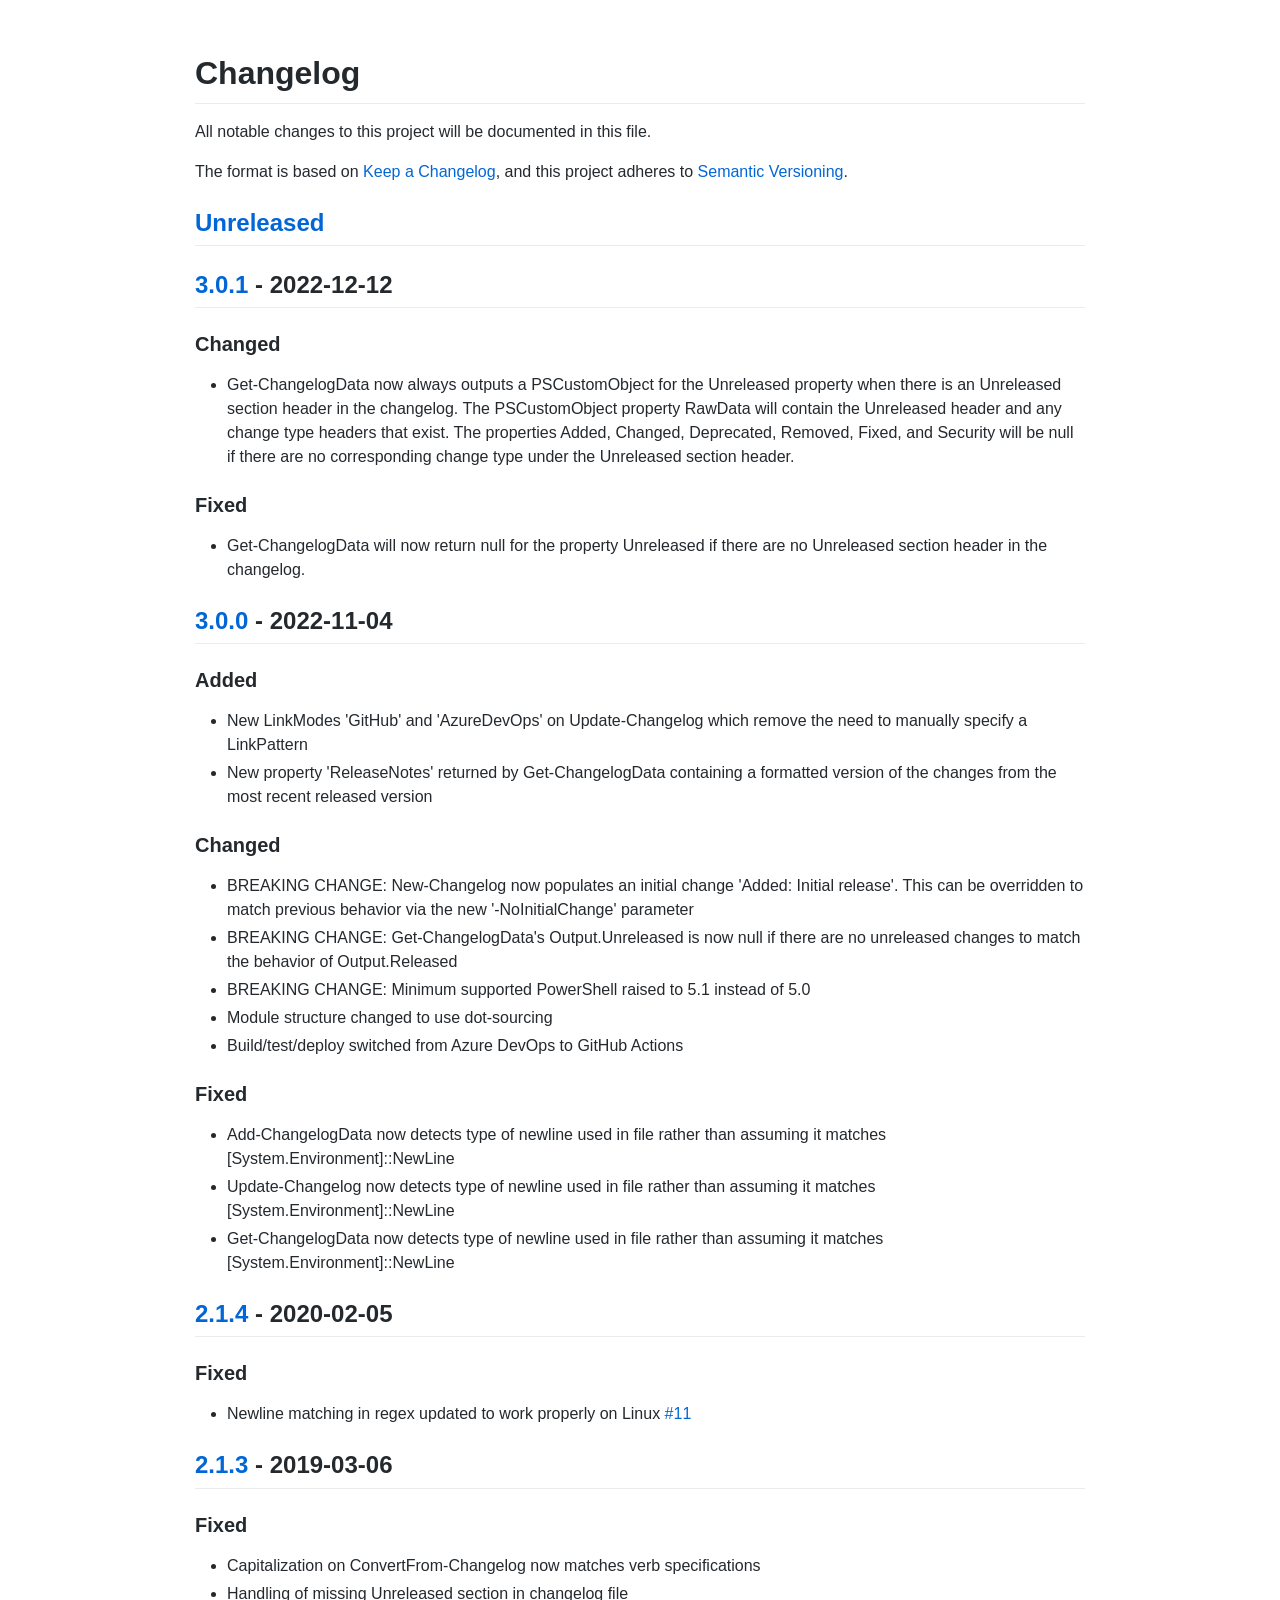
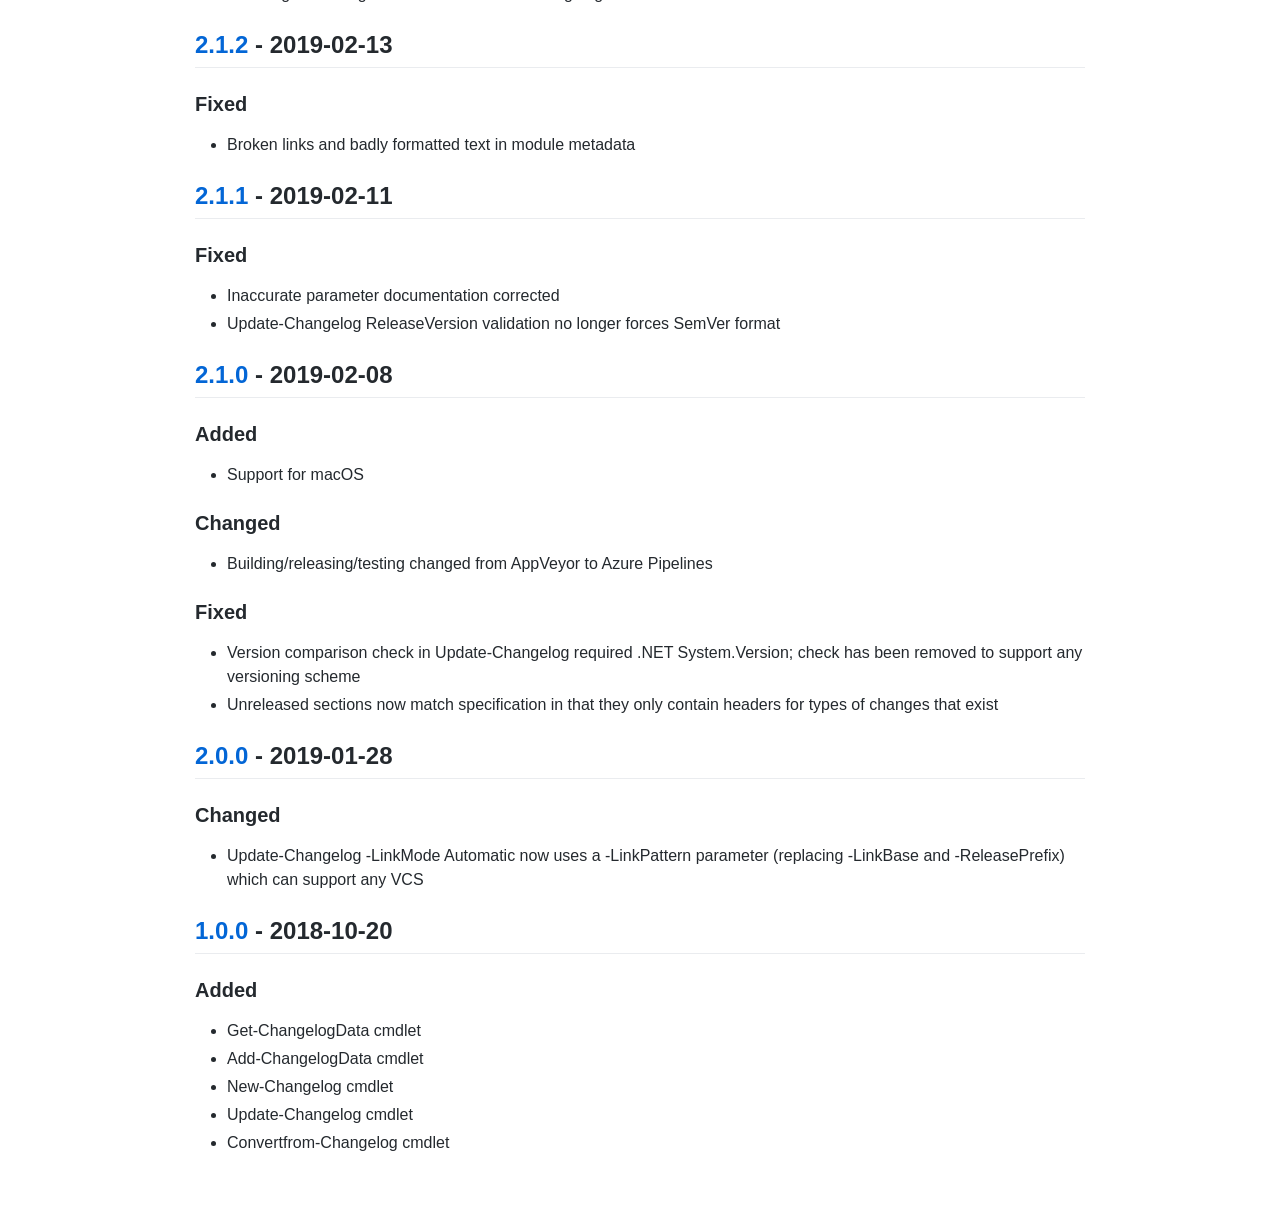
<file: ModdedModules/RequiredModules/ChangelogManagement/3.0.1/CHANGELOG.html>
<!DOCTYPE html>
<html>
<head>
<meta charset="utf-8" />
<title>Changelog</title>
<style>
.markdown-body .octicon {
  display: inline-block;
  fill: currentColor;
  vertical-align: text-bottom;
}

.markdown-body .anchor {
  float: left;
  line-height: 1;
  margin-left: -20px;
  padding-right: 4px;
}

.markdown-body .anchor:focus {
  outline: none;
}

.markdown-body h1 .octicon-link,
.markdown-body h2 .octicon-link,
.markdown-body h3 .octicon-link,
.markdown-body h4 .octicon-link,
.markdown-body h5 .octicon-link,
.markdown-body h6 .octicon-link {
  color: #1b1f23;
  vertical-align: middle;
  visibility: hidden;
}

.markdown-body h1:hover .anchor,
.markdown-body h2:hover .anchor,
.markdown-body h3:hover .anchor,
.markdown-body h4:hover .anchor,
.markdown-body h5:hover .anchor,
.markdown-body h6:hover .anchor {
  text-decoration: none;
}

.markdown-body h1:hover .anchor .octicon-link,
.markdown-body h2:hover .anchor .octicon-link,
.markdown-body h3:hover .anchor .octicon-link,
.markdown-body h4:hover .anchor .octicon-link,
.markdown-body h5:hover .anchor .octicon-link,
.markdown-body h6:hover .anchor .octicon-link {
  visibility: visible;
}

.markdown-body h1:hover .anchor .octicon-link:before,
.markdown-body h2:hover .anchor .octicon-link:before,
.markdown-body h3:hover .anchor .octicon-link:before,
.markdown-body h4:hover .anchor .octicon-link:before,
.markdown-body h5:hover .anchor .octicon-link:before,
.markdown-body h6:hover .anchor .octicon-link:before {
  width: 16px;
  height: 16px;
  content: ' ';
  display: inline-block;
  background-image: url("data:image/svg+xml,%3Csvg xmlns='http://www.w3.org/2000/svg' viewBox='0 0 16 16' version='1.1' width='16' height='16' aria-hidden='true'%3E%3Cpath fill-rule='evenodd' d='M4 9h1v1H4c-1.5 0-3-1.69-3-3.5S2.55 3 4 3h4c1.45 0 3 1.69 3 3.5 0 1.41-.91 2.72-2 3.25V8.59c.58-.45 1-1.27 1-2.09C10 5.22 8.98 4 8 4H4c-.98 0-2 1.22-2 2.5S3 9 4 9zm9-3h-1v1h1c1 0 2 1.22 2 2.5S13.98 12 13 12H9c-.98 0-2-1.22-2-2.5 0-.83.42-1.64 1-2.09V6.25c-1.09.53-2 1.84-2 3.25C6 11.31 7.55 13 9 13h4c1.45 0 3-1.69 3-3.5S14.5 6 13 6z'%3E%3C/path%3E%3C/svg%3E");
}.markdown-body {
  -ms-text-size-adjust: 100%;
  -webkit-text-size-adjust: 100%;
  line-height: 1.5;
  color: #24292e;
  font-family: -apple-system,BlinkMacSystemFont,Segoe UI,Helvetica,Arial,sans-serif,Apple Color Emoji,Segoe UI Emoji;
  font-size: 16px;
  line-height: 1.5;
  word-wrap: break-word;
}

.markdown-body details {
  display: block;
}

.markdown-body summary {
  display: list-item;
}

.markdown-body a {
  background-color: initial;
}

.markdown-body a:active,
.markdown-body a:hover {
  outline-width: 0;
}

.markdown-body strong {
  font-weight: inherit;
  font-weight: bolder;
}

.markdown-body h1 {
  font-size: 2em;
  margin: .67em 0;
}

.markdown-body img {
  border-style: none;
}

.markdown-body code,
.markdown-body kbd,
.markdown-body pre {
  font-family: monospace,monospace;
  font-size: 1em;
}

.markdown-body hr {
  box-sizing: initial;
  height: 0;
  overflow: visible;
}

.markdown-body input {
  font: inherit;
  margin: 0;
}

.markdown-body input {
  overflow: visible;
}

.markdown-body [type=checkbox] {
  box-sizing: border-box;
  padding: 0;
}

.markdown-body * {
  box-sizing: border-box;
}

.markdown-body input {
  font-family: inherit;
  font-size: inherit;
  line-height: inherit;
}

.markdown-body a {
  color: #0366d6;
  text-decoration: none;
}

.markdown-body a:hover {
  text-decoration: underline;
}

.markdown-body strong {
  font-weight: 600;
}

.markdown-body hr {
  height: 0;
  margin: 15px 0;
  overflow: hidden;
  background: transparent;
  border: 0;
  border-bottom: 1px solid #dfe2e5;
}

.markdown-body hr:after,
.markdown-body hr:before {
  display: table;
  content: "";
}

.markdown-body hr:after {
  clear: both;
}

.markdown-body table {
  border-spacing: 0;
  border-collapse: collapse;
}

.markdown-body td,
.markdown-body th {
  padding: 0;
}

.markdown-body details summary {
  cursor: pointer;
}

.markdown-body kbd {
  display: inline-block;
  padding: 3px 5px;
  font: 11px SFMono-Regular,Consolas,Liberation Mono,Menlo,monospace;
  line-height: 10px;
  color: #444d56;
  vertical-align: middle;
  background-color: #fafbfc;
  border: 1px solid #d1d5da;
  border-radius: 3px;
  box-shadow: inset 0 -1px 0 #d1d5da;
}

.markdown-body h1,
.markdown-body h2,
.markdown-body h3,
.markdown-body h4,
.markdown-body h5,
.markdown-body h6 {
  margin-top: 0;
  margin-bottom: 0;
}

.markdown-body h1 {
  font-size: 32px;
}

.markdown-body h1,
.markdown-body h2 {
  font-weight: 600;
}

.markdown-body h2 {
  font-size: 24px;
}

.markdown-body h3 {
  font-size: 20px;
}

.markdown-body h3,
.markdown-body h4 {
  font-weight: 600;
}

.markdown-body h4 {
  font-size: 16px;
}

.markdown-body h5 {
  font-size: 14px;
}

.markdown-body h5,
.markdown-body h6 {
  font-weight: 600;
}

.markdown-body h6 {
  font-size: 12px;
}

.markdown-body p {
  margin-top: 0;
  margin-bottom: 10px;
}

.markdown-body blockquote {
  margin: 0;
}

.markdown-body ol,
.markdown-body ul {
  padding-left: 0;
  margin-top: 0;
  margin-bottom: 0;
}

.markdown-body ol ol,
.markdown-body ul ol {
  list-style-type: lower-roman;
}

.markdown-body ol ol ol,
.markdown-body ol ul ol,
.markdown-body ul ol ol,
.markdown-body ul ul ol {
  list-style-type: lower-alpha;
}

.markdown-body dd {
  margin-left: 0;
}

.markdown-body code,
.markdown-body pre {
  font-family: SFMono-Regular,Consolas,Liberation Mono,Menlo,monospace;
  font-size: 12px;
}

.markdown-body pre {
  margin-top: 0;
  margin-bottom: 0;
}

.markdown-body input::-webkit-inner-spin-button,
.markdown-body input::-webkit-outer-spin-button {
  margin: 0;
  -webkit-appearance: none;
  appearance: none;
}

.markdown-body :checked+.radio-label {
  position: relative;
  z-index: 1;
  border-color: #0366d6;
}

.markdown-body .border {
  border: 1px solid #e1e4e8!important;
}

.markdown-body .border-0 {
  border: 0!important;
}

.markdown-body .border-bottom {
  border-bottom: 1px solid #e1e4e8!important;
}

.markdown-body .rounded-1 {
  border-radius: 3px!important;
}

.markdown-body .bg-white {
  background-color: #fff!important;
}

.markdown-body .bg-gray-light {
  background-color: #fafbfc!important;
}

.markdown-body .text-gray-light {
  color: #6a737d!important;
}

.markdown-body .mb-0 {
  margin-bottom: 0!important;
}

.markdown-body .my-2 {
  margin-top: 8px!important;
  margin-bottom: 8px!important;
}

.markdown-body .pl-0 {
  padding-left: 0!important;
}

.markdown-body .py-0 {
  padding-top: 0!important;
  padding-bottom: 0!important;
}

.markdown-body .pl-1 {
  padding-left: 4px!important;
}

.markdown-body .pl-2 {
  padding-left: 8px!important;
}

.markdown-body .py-2 {
  padding-top: 8px!important;
  padding-bottom: 8px!important;
}

.markdown-body .pl-3,
.markdown-body .px-3 {
  padding-left: 16px!important;
}

.markdown-body .px-3 {
  padding-right: 16px!important;
}

.markdown-body .pl-4 {
  padding-left: 24px!important;
}

.markdown-body .pl-5 {
  padding-left: 32px!important;
}

.markdown-body .pl-6 {
  padding-left: 40px!important;
}

.markdown-body .f6 {
  font-size: 12px!important;
}

.markdown-body .lh-condensed {
  line-height: 1.25!important;
}

.markdown-body .text-bold {
  font-weight: 600!important;
}

.markdown-body .pl-c {
  color: #6a737d;
}

.markdown-body .pl-c1,
.markdown-body .pl-s .pl-v {
  color: #005cc5;
}

.markdown-body .pl-e,
.markdown-body .pl-en {
  color: #6f42c1;
}

.markdown-body .pl-s .pl-s1,
.markdown-body .pl-smi {
  color: #24292e;
}

.markdown-body .pl-ent {
  color: #22863a;
}

.markdown-body .pl-k {
  color: #d73a49;
}

.markdown-body .pl-pds,
.markdown-body .pl-s,
.markdown-body .pl-s .pl-pse .pl-s1,
.markdown-body .pl-sr,
.markdown-body .pl-sr .pl-cce,
.markdown-body .pl-sr .pl-sra,
.markdown-body .pl-sr .pl-sre {
  color: #032f62;
}

.markdown-body .pl-smw,
.markdown-body .pl-v {
  color: #e36209;
}

.markdown-body .pl-bu {
  color: #b31d28;
}

.markdown-body .pl-ii {
  color: #fafbfc;
  background-color: #b31d28;
}

.markdown-body .pl-c2 {
  color: #fafbfc;
  background-color: #d73a49;
}

.markdown-body .pl-c2:before {
  content: "^M";
}

.markdown-body .pl-sr .pl-cce {
  font-weight: 700;
  color: #22863a;
}

.markdown-body .pl-ml {
  color: #735c0f;
}

.markdown-body .pl-mh,
.markdown-body .pl-mh .pl-en,
.markdown-body .pl-ms {
  font-weight: 700;
  color: #005cc5;
}

.markdown-body .pl-mi {
  font-style: italic;
  color: #24292e;
}

.markdown-body .pl-mb {
  font-weight: 700;
  color: #24292e;
}

.markdown-body .pl-md {
  color: #b31d28;
  background-color: #ffeef0;
}

.markdown-body .pl-mi1 {
  color: #22863a;
  background-color: #f0fff4;
}

.markdown-body .pl-mc {
  color: #e36209;
  background-color: #ffebda;
}

.markdown-body .pl-mi2 {
  color: #f6f8fa;
  background-color: #005cc5;
}

.markdown-body .pl-mdr {
  font-weight: 700;
  color: #6f42c1;
}

.markdown-body .pl-ba {
  color: #586069;
}

.markdown-body .pl-sg {
  color: #959da5;
}

.markdown-body .pl-corl {
  text-decoration: underline;
  color: #032f62;
}

.markdown-body .mb-0 {
  margin-bottom: 0!important;
}

.markdown-body .my-2 {
  margin-bottom: 8px!important;
}

.markdown-body .my-2 {
  margin-top: 8px!important;
}

.markdown-body .pl-0 {
  padding-left: 0!important;
}

.markdown-body .py-0 {
  padding-top: 0!important;
  padding-bottom: 0!important;
}

.markdown-body .pl-1 {
  padding-left: 4px!important;
}

.markdown-body .pl-2 {
  padding-left: 8px!important;
}

.markdown-body .py-2 {
  padding-top: 8px!important;
  padding-bottom: 8px!important;
}

.markdown-body .pl-3 {
  padding-left: 16px!important;
}

.markdown-body .pl-4 {
  padding-left: 24px!important;
}

.markdown-body .pl-5 {
  padding-left: 32px!important;
}

.markdown-body .pl-6 {
  padding-left: 40px!important;
}

.markdown-body .pl-7 {
  padding-left: 48px!important;
}

.markdown-body .pl-8 {
  padding-left: 64px!important;
}

.markdown-body .pl-9 {
  padding-left: 80px!important;
}

.markdown-body .pl-10 {
  padding-left: 96px!important;
}

.markdown-body .pl-11 {
  padding-left: 112px!important;
}

.markdown-body .pl-12 {
  padding-left: 128px!important;
}

.markdown-body hr {
  border-bottom-color: #eee;
}

.markdown-body kbd {
  display: inline-block;
  padding: 3px 5px;
  font: 11px SFMono-Regular,Consolas,Liberation Mono,Menlo,monospace;
  line-height: 10px;
  color: #444d56;
  vertical-align: middle;
  background-color: #fafbfc;
  border: 1px solid #d1d5da;
  border-radius: 3px;
  box-shadow: inset 0 -1px 0 #d1d5da;
}

.markdown-body:after,
.markdown-body:before {
  display: table;
  content: "";
}

.markdown-body:after {
  clear: both;
}

.markdown-body>:first-child {
  margin-top: 0!important;
}

.markdown-body>:last-child {
  margin-bottom: 0!important;
}

.markdown-body a:not([href]) {
  color: inherit;
  text-decoration: none;
}

.markdown-body blockquote,
.markdown-body details,
.markdown-body dl,
.markdown-body ol,
.markdown-body p,
.markdown-body pre,
.markdown-body table,
.markdown-body ul {
  margin-top: 0;
  margin-bottom: 16px;
}

.markdown-body hr {
  height: .25em;
  padding: 0;
  margin: 24px 0;
  background-color: #e1e4e8;
  border: 0;
}

.markdown-body blockquote {
  padding: 0 1em;
  color: #6a737d;
  border-left: .25em solid #dfe2e5;
}

.markdown-body blockquote>:first-child {
  margin-top: 0;
}

.markdown-body blockquote>:last-child {
  margin-bottom: 0;
}

.markdown-body h1,
.markdown-body h2,
.markdown-body h3,
.markdown-body h4,
.markdown-body h5,
.markdown-body h6 {
  margin-top: 24px;
  margin-bottom: 16px;
  font-weight: 600;
  line-height: 1.25;
}

.markdown-body h1 {
  font-size: 2em;
}

.markdown-body h1,
.markdown-body h2 {
  padding-bottom: .3em;
  border-bottom: 1px solid #eaecef;
}

.markdown-body h2 {
  font-size: 1.5em;
}

.markdown-body h3 {
  font-size: 1.25em;
}

.markdown-body h4 {
  font-size: 1em;
}

.markdown-body h5 {
  font-size: .875em;
}

.markdown-body h6 {
  font-size: .85em;
  color: #6a737d;
}

.markdown-body ol,
.markdown-body ul {
  padding-left: 2em;
}

.markdown-body ol ol,
.markdown-body ol ul,
.markdown-body ul ol,
.markdown-body ul ul {
  margin-top: 0;
  margin-bottom: 0;
}

.markdown-body li {
  word-wrap: break-all;
}

.markdown-body li>p {
  margin-top: 16px;
}

.markdown-body li+li {
  margin-top: .25em;
}

.markdown-body dl {
  padding: 0;
}

.markdown-body dl dt {
  padding: 0;
  margin-top: 16px;
  font-size: 1em;
  font-style: italic;
  font-weight: 600;
}

.markdown-body dl dd {
  padding: 0 16px;
  margin-bottom: 16px;
}

.markdown-body table {
  display: block;
  width: 100%;
  overflow: auto;
}

.markdown-body table th {
  font-weight: 600;
}

.markdown-body table td,
.markdown-body table th {
  padding: 6px 13px;
  border: 1px solid #dfe2e5;
}

.markdown-body table tr {
  background-color: #fff;
  border-top: 1px solid #c6cbd1;
}

.markdown-body table tr:nth-child(2n) {
  background-color: #f6f8fa;
}

.markdown-body img {
  max-width: 100%;
  box-sizing: initial;
  background-color: #fff;
}

.markdown-body img[align=right] {
  padding-left: 20px;
}

.markdown-body img[align=left] {
  padding-right: 20px;
}

.markdown-body code {
  padding: .2em .4em;
  margin: 0;
  font-size: 85%;
  background-color: rgba(27,31,35,.05);
  border-radius: 3px;
}

.markdown-body pre {
  word-wrap: normal;
}

.markdown-body pre>code {
  padding: 0;
  margin: 0;
  font-size: 100%;
  word-break: normal;
  white-space: pre;
  background: transparent;
  border: 0;
}

.markdown-body .highlight {
  margin-bottom: 16px;
}

.markdown-body .highlight pre {
  margin-bottom: 0;
  word-break: normal;
}

.markdown-body .highlight pre,
.markdown-body pre {
  padding: 16px;
  overflow: auto;
  font-size: 85%;
  line-height: 1.45;
  background-color: #f6f8fa;
  border-radius: 3px;
}

.markdown-body pre code {
  display: inline;
  max-width: auto;
  padding: 0;
  margin: 0;
  overflow: visible;
  line-height: inherit;
  word-wrap: normal;
  background-color: initial;
  border: 0;
}

.markdown-body .commit-tease-sha {
  display: inline-block;
  font-family: SFMono-Regular,Consolas,Liberation Mono,Menlo,monospace;
  font-size: 90%;
  color: #444d56;
}

.markdown-body .full-commit .btn-outline:not(:disabled):hover {
  color: #005cc5;
  border-color: #005cc5;
}

.markdown-body .blob-wrapper {
  overflow-x: auto;
  overflow-y: hidden;
}

.markdown-body .blob-wrapper-embedded {
  max-height: 240px;
  overflow-y: auto;
}

.markdown-body .blob-num {
  width: 1%;
  min-width: 50px;
  padding-right: 10px;
  padding-left: 10px;
  font-family: SFMono-Regular,Consolas,Liberation Mono,Menlo,monospace;
  font-size: 12px;
  line-height: 20px;
  color: rgba(27,31,35,.3);
  text-align: right;
  white-space: nowrap;
  vertical-align: top;
  cursor: pointer;
  -webkit-user-select: none;
  -moz-user-select: none;
  -ms-user-select: none;
  user-select: none;
}

.markdown-body .blob-num:hover {
  color: rgba(27,31,35,.6);
}

.markdown-body .blob-num:before {
  content: attr(data-line-number);
}

.markdown-body .blob-code {
  position: relative;
  padding-right: 10px;
  padding-left: 10px;
  line-height: 20px;
  vertical-align: top;
}

.markdown-body .blob-code-inner {
  overflow: visible;
  font-family: SFMono-Regular,Consolas,Liberation Mono,Menlo,monospace;
  font-size: 12px;
  color: #24292e;
  word-wrap: normal;
  white-space: pre;
}

.markdown-body .pl-token.active,
.markdown-body .pl-token:hover {
  cursor: pointer;
  background: #ffea7f;
}

.markdown-body .tab-size[data-tab-size="1"] {
  -moz-tab-size: 1;
  tab-size: 1;
}

.markdown-body .tab-size[data-tab-size="2"] {
  -moz-tab-size: 2;
  tab-size: 2;
}

.markdown-body .tab-size[data-tab-size="3"] {
  -moz-tab-size: 3;
  tab-size: 3;
}

.markdown-body .tab-size[data-tab-size="4"] {
  -moz-tab-size: 4;
  tab-size: 4;
}

.markdown-body .tab-size[data-tab-size="5"] {
  -moz-tab-size: 5;
  tab-size: 5;
}

.markdown-body .tab-size[data-tab-size="6"] {
  -moz-tab-size: 6;
  tab-size: 6;
}

.markdown-body .tab-size[data-tab-size="7"] {
  -moz-tab-size: 7;
  tab-size: 7;
}

.markdown-body .tab-size[data-tab-size="8"] {
  -moz-tab-size: 8;
  tab-size: 8;
}

.markdown-body .tab-size[data-tab-size="9"] {
  -moz-tab-size: 9;
  tab-size: 9;
}

.markdown-body .tab-size[data-tab-size="10"] {
  -moz-tab-size: 10;
  tab-size: 10;
}

.markdown-body .tab-size[data-tab-size="11"] {
  -moz-tab-size: 11;
  tab-size: 11;
}

.markdown-body .tab-size[data-tab-size="12"] {
  -moz-tab-size: 12;
  tab-size: 12;
}

.markdown-body .task-list-item {
  list-style-type: none;
}

.markdown-body .task-list-item+.task-list-item {
  margin-top: 3px;
}

.markdown-body .task-list-item input {
  margin: 0 .2em .25em -1.6em;
  vertical-align: middle;
}

</style>
<style>
.markdown-body {
    box-sizing: border-box;
    min-width: 200px;
    max-width: 980px;
    margin: 0 auto;
    padding: 45px;
}

@media (max-width: 767px) {
    .markdown-body {
        padding: 15px;
    }
}
</style>
</head>
<body>
<article class="markdown-body">
<h1><a id="user-content-changelog" class="anchor" aria-hidden="true" href="#changelog"><span aria-hidden="true" class="octicon octicon-link"></span></a>Changelog</h1>
<p>All notable changes to this project will be documented in this file.</p>
<p>The format is based on <a href="https://keepachangelog.com/en/1.0.0/" rel="nofollow">Keep a Changelog</a>,
and this project adheres to <a href="https://semver.org/spec/v2.0.0.html" rel="nofollow">Semantic Versioning</a>.</p>
<h2><a id="user-content-unreleased" class="anchor" aria-hidden="true" href="#unreleased"><span aria-hidden="true" class="octicon octicon-link"></span></a><a href="https://github.com/natescherer/ChangelogManagement/compare/v3.0.1..HEAD">Unreleased</a></h2>
<h2><a id="user-content-301---2022-12-12" class="anchor" aria-hidden="true" href="#301---2022-12-12"><span aria-hidden="true" class="octicon octicon-link"></span></a>
<a href="https://github.com/natescherer/ChangelogManagement/compare/v3.0.0..v3.0.1">3.0.1</a> - 2022-12-12</h2>
<h3><a id="user-content-changed" class="anchor" aria-hidden="true" href="#changed"><span aria-hidden="true" class="octicon octicon-link"></span></a>Changed</h3>
<ul>
<li>Get-ChangelogData now always outputs a PSCustomObject for the Unreleased property when there is an Unreleased section header in the changelog. The PSCustomObject property RawData will contain the Unreleased header and any change type headers that exist. The properties Added, Changed, Deprecated, Removed, Fixed, and Security will be null if there are no corresponding change type under the Unreleased section header.</li>
</ul>
<h3><a id="user-content-fixed" class="anchor" aria-hidden="true" href="#fixed"><span aria-hidden="true" class="octicon octicon-link"></span></a>Fixed</h3>
<ul>
<li>Get-ChangelogData will now return null for the property Unreleased if there are no Unreleased section header in the changelog.</li>
</ul>
<h2><a id="user-content-300---2022-11-04" class="anchor" aria-hidden="true" href="#300---2022-11-04"><span aria-hidden="true" class="octicon octicon-link"></span></a>
<a href="https://github.com/natescherer/ChangelogManagement/compare/v2.1.4..v3.0.0">3.0.0</a> - 2022-11-04</h2>
<h3><a id="user-content-added" class="anchor" aria-hidden="true" href="#added"><span aria-hidden="true" class="octicon octicon-link"></span></a>Added</h3>
<ul>
<li>New LinkModes 'GitHub' and 'AzureDevOps' on Update-Changelog which remove the need to manually specify a LinkPattern</li>
<li>New property 'ReleaseNotes' returned by Get-ChangelogData containing a formatted version of the changes from the most recent released version</li>
</ul>
<h3><a id="user-content-changed-1" class="anchor" aria-hidden="true" href="#changed-1"><span aria-hidden="true" class="octicon octicon-link"></span></a>Changed</h3>
<ul>
<li>BREAKING CHANGE: New-Changelog now populates an initial change 'Added: Initial release'. This can be overridden to match previous behavior via the new '-NoInitialChange' parameter</li>
<li>BREAKING CHANGE: Get-ChangelogData's Output.Unreleased is now null if there are no unreleased changes to match the behavior of Output.Released</li>
<li>BREAKING CHANGE: Minimum supported PowerShell raised to 5.1 instead of 5.0</li>
<li>Module structure changed to use dot-sourcing</li>
<li>Build/test/deploy switched from Azure DevOps to GitHub Actions</li>
</ul>
<h3><a id="user-content-fixed-1" class="anchor" aria-hidden="true" href="#fixed-1"><span aria-hidden="true" class="octicon octicon-link"></span></a>Fixed</h3>
<ul>
<li>Add-ChangelogData now detects type of newline used in file rather than assuming it matches [System.Environment]::NewLine</li>
<li>Update-Changelog now detects type of newline used in file rather than assuming it matches [System.Environment]::NewLine</li>
<li>Get-ChangelogData now detects type of newline used in file rather than assuming it matches [System.Environment]::NewLine</li>
</ul>
<h2><a id="user-content-214---2020-02-05" class="anchor" aria-hidden="true" href="#214---2020-02-05"><span aria-hidden="true" class="octicon octicon-link"></span></a>
<a href="/compare/v2.1.3..v2.1.4">2.1.4</a> - 2020-02-05</h2>
<h3><a id="user-content-fixed-2" class="anchor" aria-hidden="true" href="#fixed-2"><span aria-hidden="true" class="octicon octicon-link"></span></a>Fixed</h3>
<ul>
<li>Newline matching in regex updated to work properly on Linux <a href="https://github.com/natescherer/ChangelogManagement/issues/11">#11</a>
</li>
</ul>
<h2><a id="user-content-213---2019-03-06" class="anchor" aria-hidden="true" href="#213---2019-03-06"><span aria-hidden="true" class="octicon octicon-link"></span></a>
<a href="https://github.com/natescherer/ChangelogManagement/compare/v2.1.2..v2.1.3">2.1.3</a> - 2019-03-06</h2>
<h3><a id="user-content-fixed-3" class="anchor" aria-hidden="true" href="#fixed-3"><span aria-hidden="true" class="octicon octicon-link"></span></a>Fixed</h3>
<ul>
<li>Capitalization on ConvertFrom-Changelog now matches verb specifications</li>
<li>Handling of missing Unreleased section in changelog file</li>
</ul>
<h2><a id="user-content-212---2019-02-13" class="anchor" aria-hidden="true" href="#212---2019-02-13"><span aria-hidden="true" class="octicon octicon-link"></span></a>
<a href="https://github.com/natescherer/ChangelogManagement/compare/v2.1.1..v2.1.2">2.1.2</a> - 2019-02-13</h2>
<h3><a id="user-content-fixed-4" class="anchor" aria-hidden="true" href="#fixed-4"><span aria-hidden="true" class="octicon octicon-link"></span></a>Fixed</h3>
<ul>
<li>Broken links and badly formatted text in module metadata</li>
</ul>
<h2><a id="user-content-211---2019-02-11" class="anchor" aria-hidden="true" href="#211---2019-02-11"><span aria-hidden="true" class="octicon octicon-link"></span></a>
<a href="https://github.com/natescherer/ChangelogManagement/compare/v2.1.0..v2.1.1">2.1.1</a> - 2019-02-11</h2>
<h3><a id="user-content-fixed-5" class="anchor" aria-hidden="true" href="#fixed-5"><span aria-hidden="true" class="octicon octicon-link"></span></a>Fixed</h3>
<ul>
<li>Inaccurate parameter documentation corrected</li>
<li>Update-Changelog ReleaseVersion validation no longer forces SemVer format</li>
</ul>
<h2><a id="user-content-210---2019-02-08" class="anchor" aria-hidden="true" href="#210---2019-02-08"><span aria-hidden="true" class="octicon octicon-link"></span></a>
<a href="https://github.com/natescherer/ChangelogManagement/compare/v2.0.0..v2.1.0">2.1.0</a> - 2019-02-08</h2>
<h3><a id="user-content-added-1" class="anchor" aria-hidden="true" href="#added-1"><span aria-hidden="true" class="octicon octicon-link"></span></a>Added</h3>
<ul>
<li>Support for macOS</li>
</ul>
<h3><a id="user-content-changed-2" class="anchor" aria-hidden="true" href="#changed-2"><span aria-hidden="true" class="octicon octicon-link"></span></a>Changed</h3>
<ul>
<li>Building/releasing/testing changed from AppVeyor to Azure Pipelines</li>
</ul>
<h3><a id="user-content-fixed-6" class="anchor" aria-hidden="true" href="#fixed-6"><span aria-hidden="true" class="octicon octicon-link"></span></a>Fixed</h3>
<ul>
<li>Version comparison check in Update-Changelog required .NET System.Version; check has been removed to support any versioning scheme</li>
<li>Unreleased sections now match specification in that they only contain headers for types of changes that exist</li>
</ul>
<h2><a id="user-content-200---2019-01-28" class="anchor" aria-hidden="true" href="#200---2019-01-28"><span aria-hidden="true" class="octicon octicon-link"></span></a>
<a href="https://github.com/natescherer/ChangelogManagement/compare/v1.0.0..v2.0.0">2.0.0</a> - 2019-01-28</h2>
<h3><a id="user-content-changed-3" class="anchor" aria-hidden="true" href="#changed-3"><span aria-hidden="true" class="octicon octicon-link"></span></a>Changed</h3>
<ul>
<li>Update-Changelog -LinkMode Automatic now uses a -LinkPattern parameter (replacing -LinkBase and -ReleasePrefix) which can support any VCS</li>
</ul>
<h2><a id="user-content-100---2018-10-20" class="anchor" aria-hidden="true" href="#100---2018-10-20"><span aria-hidden="true" class="octicon octicon-link"></span></a>
<a href="https://github.com/natescherer/ChangelogManagement/tree/v1.0.0">1.0.0</a> - 2018-10-20</h2>
<h3><a id="user-content-added-2" class="anchor" aria-hidden="true" href="#added-2"><span aria-hidden="true" class="octicon octicon-link"></span></a>Added</h3>
<ul>
<li>Get-ChangelogData cmdlet</li>
<li>Add-ChangelogData cmdlet</li>
<li>New-Changelog cmdlet</li>
<li>Update-Changelog cmdlet</li>
<li>Convertfrom-Changelog cmdlet</li>
</ul>

</article>
</body>
</html>
</file>
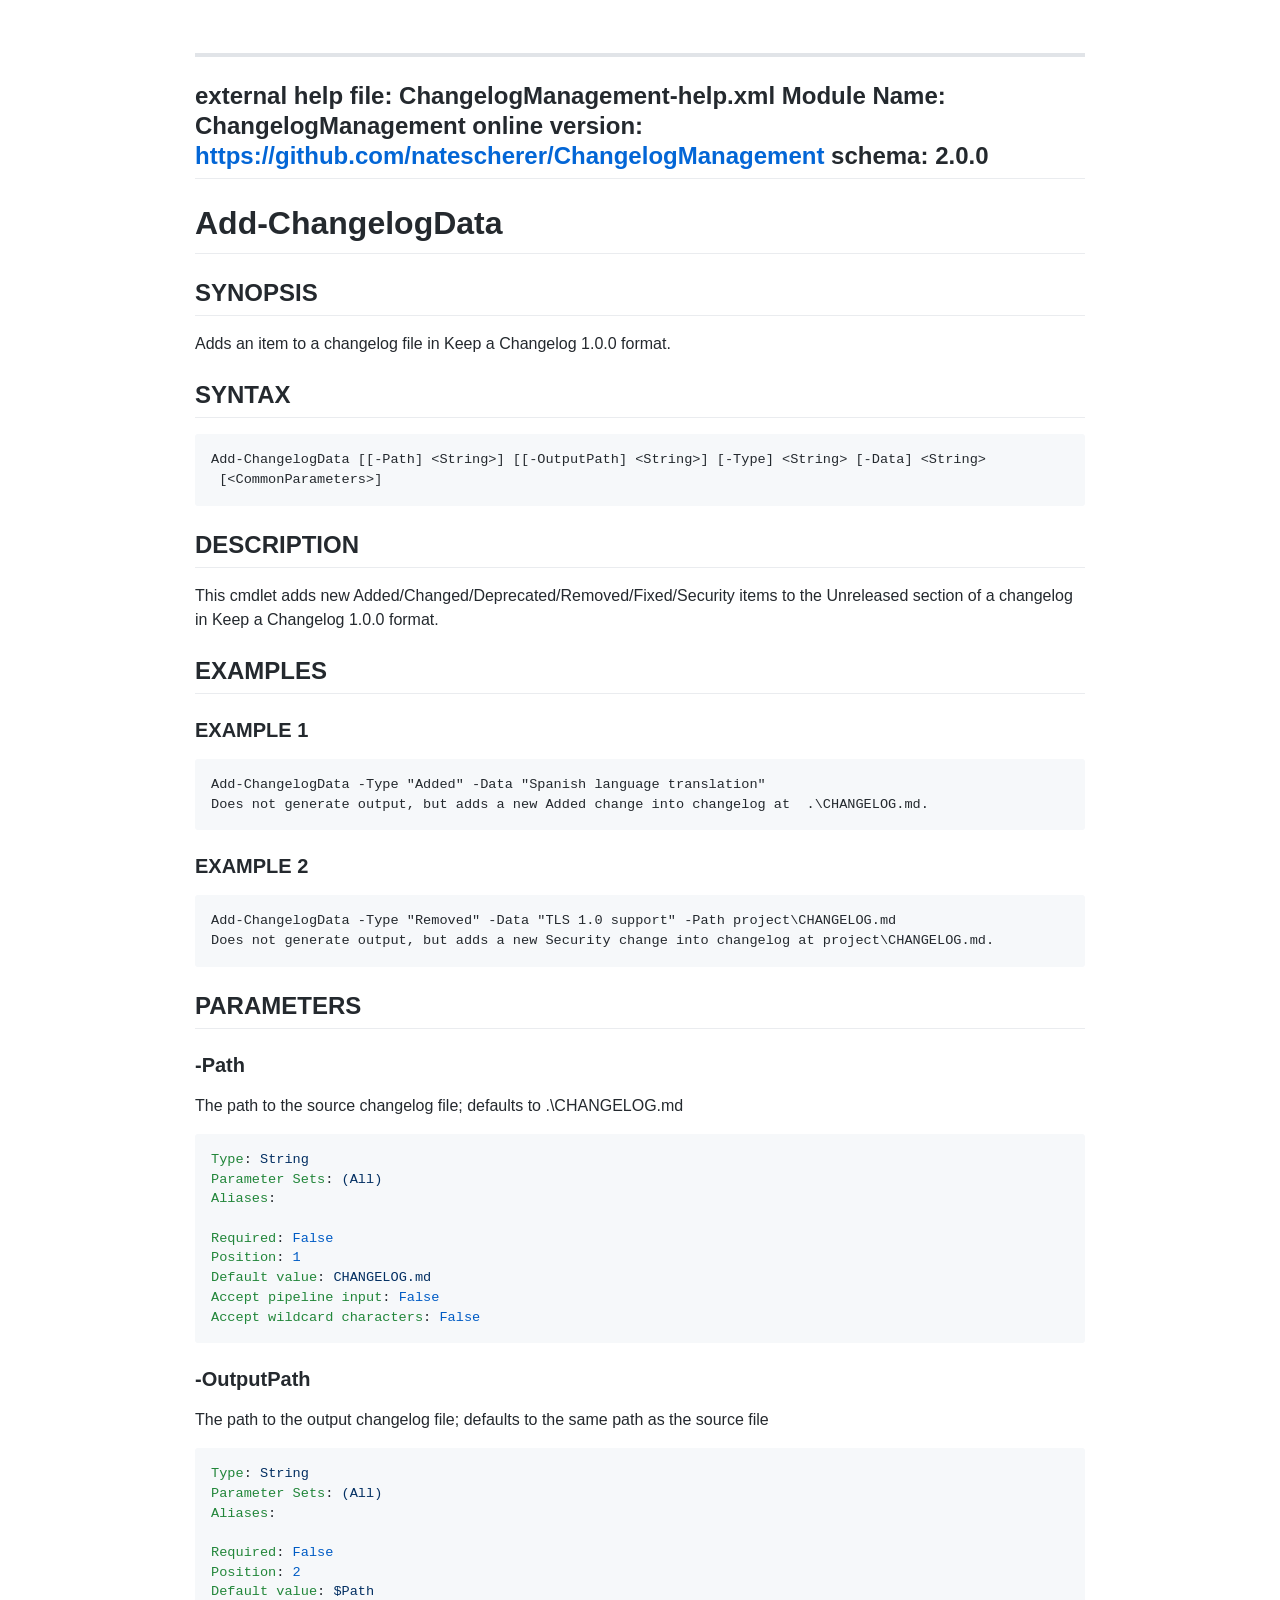
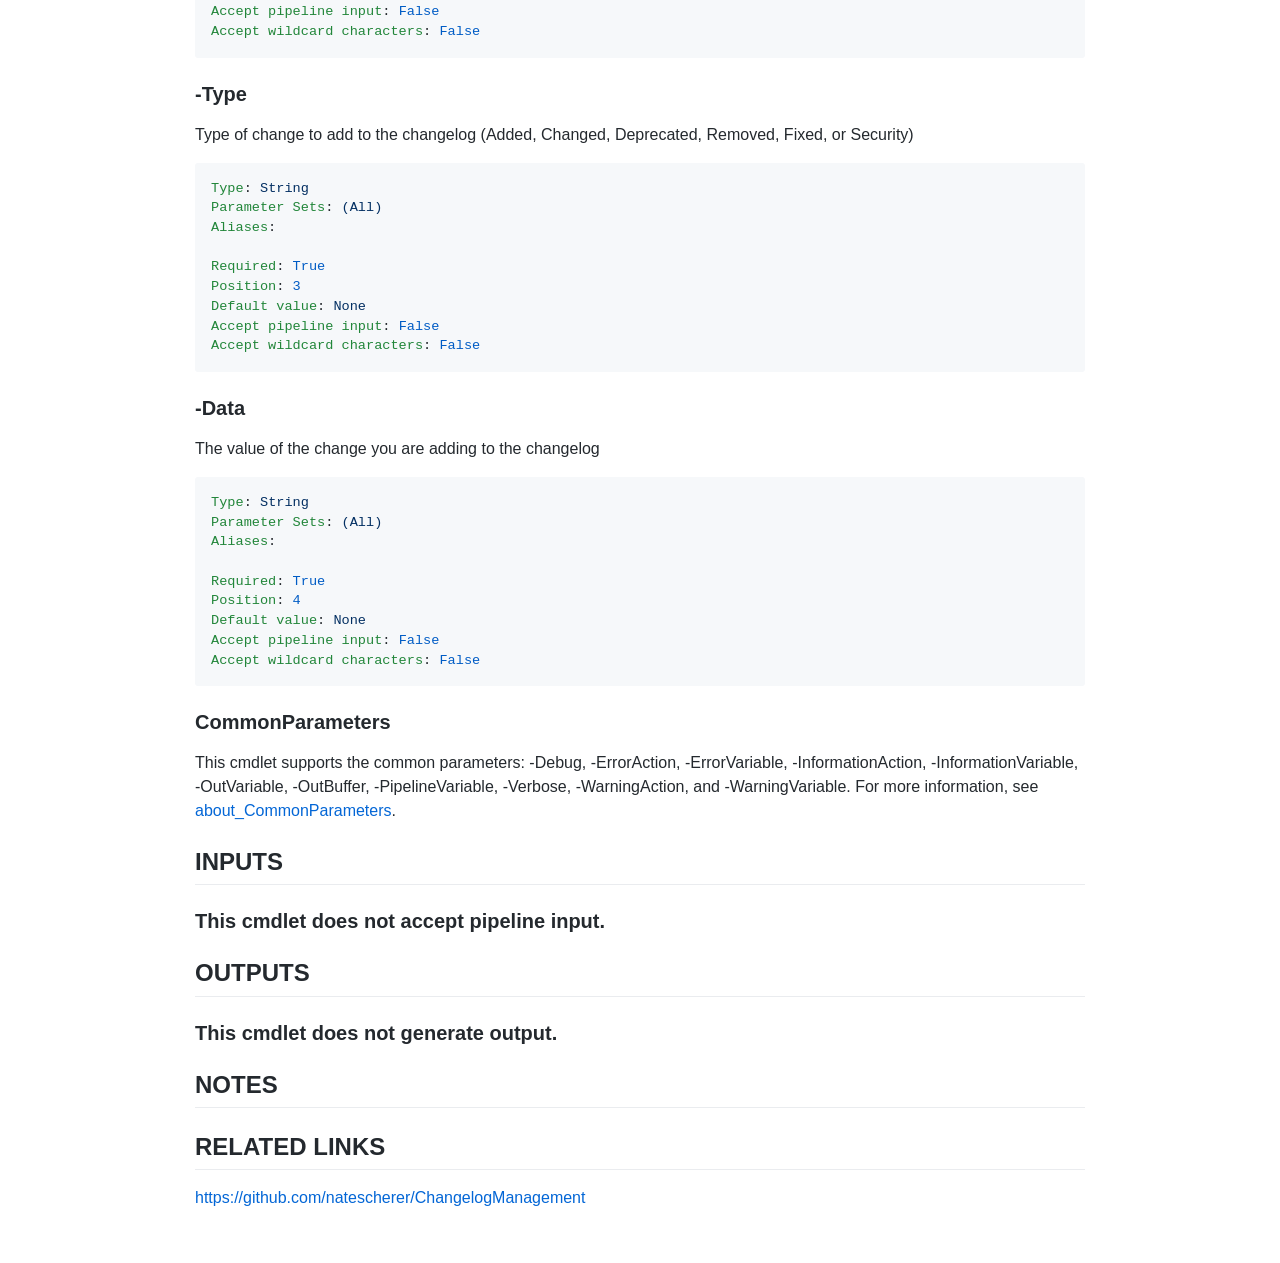
<file: ModdedModules/RequiredModules/ChangelogManagement/3.0.1/docs/Add-ChangelogData.html>
<!DOCTYPE html>
<html>
<head>
<meta charset="utf-8" />
<title>Add-ChangelogData</title>
<style>
.markdown-body .octicon {
  display: inline-block;
  fill: currentColor;
  vertical-align: text-bottom;
}

.markdown-body .anchor {
  float: left;
  line-height: 1;
  margin-left: -20px;
  padding-right: 4px;
}

.markdown-body .anchor:focus {
  outline: none;
}

.markdown-body h1 .octicon-link,
.markdown-body h2 .octicon-link,
.markdown-body h3 .octicon-link,
.markdown-body h4 .octicon-link,
.markdown-body h5 .octicon-link,
.markdown-body h6 .octicon-link {
  color: #1b1f23;
  vertical-align: middle;
  visibility: hidden;
}

.markdown-body h1:hover .anchor,
.markdown-body h2:hover .anchor,
.markdown-body h3:hover .anchor,
.markdown-body h4:hover .anchor,
.markdown-body h5:hover .anchor,
.markdown-body h6:hover .anchor {
  text-decoration: none;
}

.markdown-body h1:hover .anchor .octicon-link,
.markdown-body h2:hover .anchor .octicon-link,
.markdown-body h3:hover .anchor .octicon-link,
.markdown-body h4:hover .anchor .octicon-link,
.markdown-body h5:hover .anchor .octicon-link,
.markdown-body h6:hover .anchor .octicon-link {
  visibility: visible;
}

.markdown-body h1:hover .anchor .octicon-link:before,
.markdown-body h2:hover .anchor .octicon-link:before,
.markdown-body h3:hover .anchor .octicon-link:before,
.markdown-body h4:hover .anchor .octicon-link:before,
.markdown-body h5:hover .anchor .octicon-link:before,
.markdown-body h6:hover .anchor .octicon-link:before {
  width: 16px;
  height: 16px;
  content: ' ';
  display: inline-block;
  background-image: url("data:image/svg+xml,%3Csvg xmlns='http://www.w3.org/2000/svg' viewBox='0 0 16 16' version='1.1' width='16' height='16' aria-hidden='true'%3E%3Cpath fill-rule='evenodd' d='M4 9h1v1H4c-1.5 0-3-1.69-3-3.5S2.55 3 4 3h4c1.45 0 3 1.69 3 3.5 0 1.41-.91 2.72-2 3.25V8.59c.58-.45 1-1.27 1-2.09C10 5.22 8.98 4 8 4H4c-.98 0-2 1.22-2 2.5S3 9 4 9zm9-3h-1v1h1c1 0 2 1.22 2 2.5S13.98 12 13 12H9c-.98 0-2-1.22-2-2.5 0-.83.42-1.64 1-2.09V6.25c-1.09.53-2 1.84-2 3.25C6 11.31 7.55 13 9 13h4c1.45 0 3-1.69 3-3.5S14.5 6 13 6z'%3E%3C/path%3E%3C/svg%3E");
}.markdown-body {
  -ms-text-size-adjust: 100%;
  -webkit-text-size-adjust: 100%;
  line-height: 1.5;
  color: #24292e;
  font-family: -apple-system,BlinkMacSystemFont,Segoe UI,Helvetica,Arial,sans-serif,Apple Color Emoji,Segoe UI Emoji;
  font-size: 16px;
  line-height: 1.5;
  word-wrap: break-word;
}

.markdown-body details {
  display: block;
}

.markdown-body summary {
  display: list-item;
}

.markdown-body a {
  background-color: initial;
}

.markdown-body a:active,
.markdown-body a:hover {
  outline-width: 0;
}

.markdown-body strong {
  font-weight: inherit;
  font-weight: bolder;
}

.markdown-body h1 {
  font-size: 2em;
  margin: .67em 0;
}

.markdown-body img {
  border-style: none;
}

.markdown-body code,
.markdown-body kbd,
.markdown-body pre {
  font-family: monospace,monospace;
  font-size: 1em;
}

.markdown-body hr {
  box-sizing: initial;
  height: 0;
  overflow: visible;
}

.markdown-body input {
  font: inherit;
  margin: 0;
}

.markdown-body input {
  overflow: visible;
}

.markdown-body [type=checkbox] {
  box-sizing: border-box;
  padding: 0;
}

.markdown-body * {
  box-sizing: border-box;
}

.markdown-body input {
  font-family: inherit;
  font-size: inherit;
  line-height: inherit;
}

.markdown-body a {
  color: #0366d6;
  text-decoration: none;
}

.markdown-body a:hover {
  text-decoration: underline;
}

.markdown-body strong {
  font-weight: 600;
}

.markdown-body hr {
  height: 0;
  margin: 15px 0;
  overflow: hidden;
  background: transparent;
  border: 0;
  border-bottom: 1px solid #dfe2e5;
}

.markdown-body hr:after,
.markdown-body hr:before {
  display: table;
  content: "";
}

.markdown-body hr:after {
  clear: both;
}

.markdown-body table {
  border-spacing: 0;
  border-collapse: collapse;
}

.markdown-body td,
.markdown-body th {
  padding: 0;
}

.markdown-body details summary {
  cursor: pointer;
}

.markdown-body kbd {
  display: inline-block;
  padding: 3px 5px;
  font: 11px SFMono-Regular,Consolas,Liberation Mono,Menlo,monospace;
  line-height: 10px;
  color: #444d56;
  vertical-align: middle;
  background-color: #fafbfc;
  border: 1px solid #d1d5da;
  border-radius: 3px;
  box-shadow: inset 0 -1px 0 #d1d5da;
}

.markdown-body h1,
.markdown-body h2,
.markdown-body h3,
.markdown-body h4,
.markdown-body h5,
.markdown-body h6 {
  margin-top: 0;
  margin-bottom: 0;
}

.markdown-body h1 {
  font-size: 32px;
}

.markdown-body h1,
.markdown-body h2 {
  font-weight: 600;
}

.markdown-body h2 {
  font-size: 24px;
}

.markdown-body h3 {
  font-size: 20px;
}

.markdown-body h3,
.markdown-body h4 {
  font-weight: 600;
}

.markdown-body h4 {
  font-size: 16px;
}

.markdown-body h5 {
  font-size: 14px;
}

.markdown-body h5,
.markdown-body h6 {
  font-weight: 600;
}

.markdown-body h6 {
  font-size: 12px;
}

.markdown-body p {
  margin-top: 0;
  margin-bottom: 10px;
}

.markdown-body blockquote {
  margin: 0;
}

.markdown-body ol,
.markdown-body ul {
  padding-left: 0;
  margin-top: 0;
  margin-bottom: 0;
}

.markdown-body ol ol,
.markdown-body ul ol {
  list-style-type: lower-roman;
}

.markdown-body ol ol ol,
.markdown-body ol ul ol,
.markdown-body ul ol ol,
.markdown-body ul ul ol {
  list-style-type: lower-alpha;
}

.markdown-body dd {
  margin-left: 0;
}

.markdown-body code,
.markdown-body pre {
  font-family: SFMono-Regular,Consolas,Liberation Mono,Menlo,monospace;
  font-size: 12px;
}

.markdown-body pre {
  margin-top: 0;
  margin-bottom: 0;
}

.markdown-body input::-webkit-inner-spin-button,
.markdown-body input::-webkit-outer-spin-button {
  margin: 0;
  -webkit-appearance: none;
  appearance: none;
}

.markdown-body :checked+.radio-label {
  position: relative;
  z-index: 1;
  border-color: #0366d6;
}

.markdown-body .border {
  border: 1px solid #e1e4e8!important;
}

.markdown-body .border-0 {
  border: 0!important;
}

.markdown-body .border-bottom {
  border-bottom: 1px solid #e1e4e8!important;
}

.markdown-body .rounded-1 {
  border-radius: 3px!important;
}

.markdown-body .bg-white {
  background-color: #fff!important;
}

.markdown-body .bg-gray-light {
  background-color: #fafbfc!important;
}

.markdown-body .text-gray-light {
  color: #6a737d!important;
}

.markdown-body .mb-0 {
  margin-bottom: 0!important;
}

.markdown-body .my-2 {
  margin-top: 8px!important;
  margin-bottom: 8px!important;
}

.markdown-body .pl-0 {
  padding-left: 0!important;
}

.markdown-body .py-0 {
  padding-top: 0!important;
  padding-bottom: 0!important;
}

.markdown-body .pl-1 {
  padding-left: 4px!important;
}

.markdown-body .pl-2 {
  padding-left: 8px!important;
}

.markdown-body .py-2 {
  padding-top: 8px!important;
  padding-bottom: 8px!important;
}

.markdown-body .pl-3,
.markdown-body .px-3 {
  padding-left: 16px!important;
}

.markdown-body .px-3 {
  padding-right: 16px!important;
}

.markdown-body .pl-4 {
  padding-left: 24px!important;
}

.markdown-body .pl-5 {
  padding-left: 32px!important;
}

.markdown-body .pl-6 {
  padding-left: 40px!important;
}

.markdown-body .f6 {
  font-size: 12px!important;
}

.markdown-body .lh-condensed {
  line-height: 1.25!important;
}

.markdown-body .text-bold {
  font-weight: 600!important;
}

.markdown-body .pl-c {
  color: #6a737d;
}

.markdown-body .pl-c1,
.markdown-body .pl-s .pl-v {
  color: #005cc5;
}

.markdown-body .pl-e,
.markdown-body .pl-en {
  color: #6f42c1;
}

.markdown-body .pl-s .pl-s1,
.markdown-body .pl-smi {
  color: #24292e;
}

.markdown-body .pl-ent {
  color: #22863a;
}

.markdown-body .pl-k {
  color: #d73a49;
}

.markdown-body .pl-pds,
.markdown-body .pl-s,
.markdown-body .pl-s .pl-pse .pl-s1,
.markdown-body .pl-sr,
.markdown-body .pl-sr .pl-cce,
.markdown-body .pl-sr .pl-sra,
.markdown-body .pl-sr .pl-sre {
  color: #032f62;
}

.markdown-body .pl-smw,
.markdown-body .pl-v {
  color: #e36209;
}

.markdown-body .pl-bu {
  color: #b31d28;
}

.markdown-body .pl-ii {
  color: #fafbfc;
  background-color: #b31d28;
}

.markdown-body .pl-c2 {
  color: #fafbfc;
  background-color: #d73a49;
}

.markdown-body .pl-c2:before {
  content: "^M";
}

.markdown-body .pl-sr .pl-cce {
  font-weight: 700;
  color: #22863a;
}

.markdown-body .pl-ml {
  color: #735c0f;
}

.markdown-body .pl-mh,
.markdown-body .pl-mh .pl-en,
.markdown-body .pl-ms {
  font-weight: 700;
  color: #005cc5;
}

.markdown-body .pl-mi {
  font-style: italic;
  color: #24292e;
}

.markdown-body .pl-mb {
  font-weight: 700;
  color: #24292e;
}

.markdown-body .pl-md {
  color: #b31d28;
  background-color: #ffeef0;
}

.markdown-body .pl-mi1 {
  color: #22863a;
  background-color: #f0fff4;
}

.markdown-body .pl-mc {
  color: #e36209;
  background-color: #ffebda;
}

.markdown-body .pl-mi2 {
  color: #f6f8fa;
  background-color: #005cc5;
}

.markdown-body .pl-mdr {
  font-weight: 700;
  color: #6f42c1;
}

.markdown-body .pl-ba {
  color: #586069;
}

.markdown-body .pl-sg {
  color: #959da5;
}

.markdown-body .pl-corl {
  text-decoration: underline;
  color: #032f62;
}

.markdown-body .mb-0 {
  margin-bottom: 0!important;
}

.markdown-body .my-2 {
  margin-bottom: 8px!important;
}

.markdown-body .my-2 {
  margin-top: 8px!important;
}

.markdown-body .pl-0 {
  padding-left: 0!important;
}

.markdown-body .py-0 {
  padding-top: 0!important;
  padding-bottom: 0!important;
}

.markdown-body .pl-1 {
  padding-left: 4px!important;
}

.markdown-body .pl-2 {
  padding-left: 8px!important;
}

.markdown-body .py-2 {
  padding-top: 8px!important;
  padding-bottom: 8px!important;
}

.markdown-body .pl-3 {
  padding-left: 16px!important;
}

.markdown-body .pl-4 {
  padding-left: 24px!important;
}

.markdown-body .pl-5 {
  padding-left: 32px!important;
}

.markdown-body .pl-6 {
  padding-left: 40px!important;
}

.markdown-body .pl-7 {
  padding-left: 48px!important;
}

.markdown-body .pl-8 {
  padding-left: 64px!important;
}

.markdown-body .pl-9 {
  padding-left: 80px!important;
}

.markdown-body .pl-10 {
  padding-left: 96px!important;
}

.markdown-body .pl-11 {
  padding-left: 112px!important;
}

.markdown-body .pl-12 {
  padding-left: 128px!important;
}

.markdown-body hr {
  border-bottom-color: #eee;
}

.markdown-body kbd {
  display: inline-block;
  padding: 3px 5px;
  font: 11px SFMono-Regular,Consolas,Liberation Mono,Menlo,monospace;
  line-height: 10px;
  color: #444d56;
  vertical-align: middle;
  background-color: #fafbfc;
  border: 1px solid #d1d5da;
  border-radius: 3px;
  box-shadow: inset 0 -1px 0 #d1d5da;
}

.markdown-body:after,
.markdown-body:before {
  display: table;
  content: "";
}

.markdown-body:after {
  clear: both;
}

.markdown-body>:first-child {
  margin-top: 0!important;
}

.markdown-body>:last-child {
  margin-bottom: 0!important;
}

.markdown-body a:not([href]) {
  color: inherit;
  text-decoration: none;
}

.markdown-body blockquote,
.markdown-body details,
.markdown-body dl,
.markdown-body ol,
.markdown-body p,
.markdown-body pre,
.markdown-body table,
.markdown-body ul {
  margin-top: 0;
  margin-bottom: 16px;
}

.markdown-body hr {
  height: .25em;
  padding: 0;
  margin: 24px 0;
  background-color: #e1e4e8;
  border: 0;
}

.markdown-body blockquote {
  padding: 0 1em;
  color: #6a737d;
  border-left: .25em solid #dfe2e5;
}

.markdown-body blockquote>:first-child {
  margin-top: 0;
}

.markdown-body blockquote>:last-child {
  margin-bottom: 0;
}

.markdown-body h1,
.markdown-body h2,
.markdown-body h3,
.markdown-body h4,
.markdown-body h5,
.markdown-body h6 {
  margin-top: 24px;
  margin-bottom: 16px;
  font-weight: 600;
  line-height: 1.25;
}

.markdown-body h1 {
  font-size: 2em;
}

.markdown-body h1,
.markdown-body h2 {
  padding-bottom: .3em;
  border-bottom: 1px solid #eaecef;
}

.markdown-body h2 {
  font-size: 1.5em;
}

.markdown-body h3 {
  font-size: 1.25em;
}

.markdown-body h4 {
  font-size: 1em;
}

.markdown-body h5 {
  font-size: .875em;
}

.markdown-body h6 {
  font-size: .85em;
  color: #6a737d;
}

.markdown-body ol,
.markdown-body ul {
  padding-left: 2em;
}

.markdown-body ol ol,
.markdown-body ol ul,
.markdown-body ul ol,
.markdown-body ul ul {
  margin-top: 0;
  margin-bottom: 0;
}

.markdown-body li {
  word-wrap: break-all;
}

.markdown-body li>p {
  margin-top: 16px;
}

.markdown-body li+li {
  margin-top: .25em;
}

.markdown-body dl {
  padding: 0;
}

.markdown-body dl dt {
  padding: 0;
  margin-top: 16px;
  font-size: 1em;
  font-style: italic;
  font-weight: 600;
}

.markdown-body dl dd {
  padding: 0 16px;
  margin-bottom: 16px;
}

.markdown-body table {
  display: block;
  width: 100%;
  overflow: auto;
}

.markdown-body table th {
  font-weight: 600;
}

.markdown-body table td,
.markdown-body table th {
  padding: 6px 13px;
  border: 1px solid #dfe2e5;
}

.markdown-body table tr {
  background-color: #fff;
  border-top: 1px solid #c6cbd1;
}

.markdown-body table tr:nth-child(2n) {
  background-color: #f6f8fa;
}

.markdown-body img {
  max-width: 100%;
  box-sizing: initial;
  background-color: #fff;
}

.markdown-body img[align=right] {
  padding-left: 20px;
}

.markdown-body img[align=left] {
  padding-right: 20px;
}

.markdown-body code {
  padding: .2em .4em;
  margin: 0;
  font-size: 85%;
  background-color: rgba(27,31,35,.05);
  border-radius: 3px;
}

.markdown-body pre {
  word-wrap: normal;
}

.markdown-body pre>code {
  padding: 0;
  margin: 0;
  font-size: 100%;
  word-break: normal;
  white-space: pre;
  background: transparent;
  border: 0;
}

.markdown-body .highlight {
  margin-bottom: 16px;
}

.markdown-body .highlight pre {
  margin-bottom: 0;
  word-break: normal;
}

.markdown-body .highlight pre,
.markdown-body pre {
  padding: 16px;
  overflow: auto;
  font-size: 85%;
  line-height: 1.45;
  background-color: #f6f8fa;
  border-radius: 3px;
}

.markdown-body pre code {
  display: inline;
  max-width: auto;
  padding: 0;
  margin: 0;
  overflow: visible;
  line-height: inherit;
  word-wrap: normal;
  background-color: initial;
  border: 0;
}

.markdown-body .commit-tease-sha {
  display: inline-block;
  font-family: SFMono-Regular,Consolas,Liberation Mono,Menlo,monospace;
  font-size: 90%;
  color: #444d56;
}

.markdown-body .full-commit .btn-outline:not(:disabled):hover {
  color: #005cc5;
  border-color: #005cc5;
}

.markdown-body .blob-wrapper {
  overflow-x: auto;
  overflow-y: hidden;
}

.markdown-body .blob-wrapper-embedded {
  max-height: 240px;
  overflow-y: auto;
}

.markdown-body .blob-num {
  width: 1%;
  min-width: 50px;
  padding-right: 10px;
  padding-left: 10px;
  font-family: SFMono-Regular,Consolas,Liberation Mono,Menlo,monospace;
  font-size: 12px;
  line-height: 20px;
  color: rgba(27,31,35,.3);
  text-align: right;
  white-space: nowrap;
  vertical-align: top;
  cursor: pointer;
  -webkit-user-select: none;
  -moz-user-select: none;
  -ms-user-select: none;
  user-select: none;
}

.markdown-body .blob-num:hover {
  color: rgba(27,31,35,.6);
}

.markdown-body .blob-num:before {
  content: attr(data-line-number);
}

.markdown-body .blob-code {
  position: relative;
  padding-right: 10px;
  padding-left: 10px;
  line-height: 20px;
  vertical-align: top;
}

.markdown-body .blob-code-inner {
  overflow: visible;
  font-family: SFMono-Regular,Consolas,Liberation Mono,Menlo,monospace;
  font-size: 12px;
  color: #24292e;
  word-wrap: normal;
  white-space: pre;
}

.markdown-body .pl-token.active,
.markdown-body .pl-token:hover {
  cursor: pointer;
  background: #ffea7f;
}

.markdown-body .tab-size[data-tab-size="1"] {
  -moz-tab-size: 1;
  tab-size: 1;
}

.markdown-body .tab-size[data-tab-size="2"] {
  -moz-tab-size: 2;
  tab-size: 2;
}

.markdown-body .tab-size[data-tab-size="3"] {
  -moz-tab-size: 3;
  tab-size: 3;
}

.markdown-body .tab-size[data-tab-size="4"] {
  -moz-tab-size: 4;
  tab-size: 4;
}

.markdown-body .tab-size[data-tab-size="5"] {
  -moz-tab-size: 5;
  tab-size: 5;
}

.markdown-body .tab-size[data-tab-size="6"] {
  -moz-tab-size: 6;
  tab-size: 6;
}

.markdown-body .tab-size[data-tab-size="7"] {
  -moz-tab-size: 7;
  tab-size: 7;
}

.markdown-body .tab-size[data-tab-size="8"] {
  -moz-tab-size: 8;
  tab-size: 8;
}

.markdown-body .tab-size[data-tab-size="9"] {
  -moz-tab-size: 9;
  tab-size: 9;
}

.markdown-body .tab-size[data-tab-size="10"] {
  -moz-tab-size: 10;
  tab-size: 10;
}

.markdown-body .tab-size[data-tab-size="11"] {
  -moz-tab-size: 11;
  tab-size: 11;
}

.markdown-body .tab-size[data-tab-size="12"] {
  -moz-tab-size: 12;
  tab-size: 12;
}

.markdown-body .task-list-item {
  list-style-type: none;
}

.markdown-body .task-list-item+.task-list-item {
  margin-top: 3px;
}

.markdown-body .task-list-item input {
  margin: 0 .2em .25em -1.6em;
  vertical-align: middle;
}

</style>
<style>
.markdown-body {
    box-sizing: border-box;
    min-width: 200px;
    max-width: 980px;
    margin: 0 auto;
    padding: 45px;
}

@media (max-width: 767px) {
    .markdown-body {
        padding: 15px;
    }
}
</style>
</head>
<body>
<article class="markdown-body">
<hr>
<h2><a id="user-content-external-help-file-changelogmanagement-helpxmlmodule-name-changelogmanagementonline-version-httpsgithubcomnateschererchangelogmanagementschema-200" class="anchor" aria-hidden="true" href="#external-help-file-changelogmanagement-helpxmlmodule-name-changelogmanagementonline-version-httpsgithubcomnateschererchangelogmanagementschema-200"><span aria-hidden="true" class="octicon octicon-link"></span></a>external help file: ChangelogManagement-help.xml
Module Name: ChangelogManagement
online version: <a href="https://github.com/natescherer/ChangelogManagement">https://github.com/natescherer/ChangelogManagement</a>
schema: 2.0.0</h2>
<h1><a id="user-content-add-changelogdata" class="anchor" aria-hidden="true" href="#add-changelogdata"><span aria-hidden="true" class="octicon octicon-link"></span></a>Add-ChangelogData</h1>
<h2><a id="user-content-synopsis" class="anchor" aria-hidden="true" href="#synopsis"><span aria-hidden="true" class="octicon octicon-link"></span></a>SYNOPSIS</h2>
<p>Adds an item to a changelog file in Keep a Changelog 1.0.0 format.</p>
<h2><a id="user-content-syntax" class="anchor" aria-hidden="true" href="#syntax"><span aria-hidden="true" class="octicon octicon-link"></span></a>SYNTAX</h2>
<pre><code>Add-ChangelogData [[-Path] &lt;String&gt;] [[-OutputPath] &lt;String&gt;] [-Type] &lt;String&gt; [-Data] &lt;String&gt;
 [&lt;CommonParameters&gt;]
</code></pre>
<h2><a id="user-content-description" class="anchor" aria-hidden="true" href="#description"><span aria-hidden="true" class="octicon octicon-link"></span></a>DESCRIPTION</h2>
<p>This cmdlet adds new Added/Changed/Deprecated/Removed/Fixed/Security items to the Unreleased section of a
changelog in Keep a Changelog 1.0.0 format.</p>
<h2><a id="user-content-examples" class="anchor" aria-hidden="true" href="#examples"><span aria-hidden="true" class="octicon octicon-link"></span></a>EXAMPLES</h2>
<h3><a id="user-content-example-1" class="anchor" aria-hidden="true" href="#example-1"><span aria-hidden="true" class="octicon octicon-link"></span></a>EXAMPLE 1</h3>
<pre><code>Add-ChangelogData -Type "Added" -Data "Spanish language translation"
Does not generate output, but adds a new Added change into changelog at  .\CHANGELOG.md.
</code></pre>
<h3><a id="user-content-example-2" class="anchor" aria-hidden="true" href="#example-2"><span aria-hidden="true" class="octicon octicon-link"></span></a>EXAMPLE 2</h3>
<pre><code>Add-ChangelogData -Type "Removed" -Data "TLS 1.0 support" -Path project\CHANGELOG.md
Does not generate output, but adds a new Security change into changelog at project\CHANGELOG.md.
</code></pre>
<h2><a id="user-content-parameters" class="anchor" aria-hidden="true" href="#parameters"><span aria-hidden="true" class="octicon octicon-link"></span></a>PARAMETERS</h2>
<h3><a id="user-content--path" class="anchor" aria-hidden="true" href="#-path"><span aria-hidden="true" class="octicon octicon-link"></span></a>-Path</h3>
<p>The path to the source changelog file; defaults to .\CHANGELOG.md</p>
<div class="highlight highlight-source-yaml"><pre><span class="pl-ent">Type</span>: <span class="pl-s">String</span>
<span class="pl-ent">Parameter Sets</span>: <span class="pl-s">(All)</span>
<span class="pl-ent">Aliases</span>:

<span class="pl-ent">Required</span>: <span class="pl-c1">False</span>
<span class="pl-ent">Position</span>: <span class="pl-c1">1</span>
<span class="pl-ent">Default value</span>: <span class="pl-s">CHANGELOG.md</span>
<span class="pl-ent">Accept pipeline input</span>: <span class="pl-c1">False</span>
<span class="pl-ent">Accept wildcard characters</span>: <span class="pl-c1">False</span></pre></div>
<h3><a id="user-content--outputpath" class="anchor" aria-hidden="true" href="#-outputpath"><span aria-hidden="true" class="octicon octicon-link"></span></a>-OutputPath</h3>
<p>The path to the output changelog file; defaults to the same path as the source file</p>
<div class="highlight highlight-source-yaml"><pre><span class="pl-ent">Type</span>: <span class="pl-s">String</span>
<span class="pl-ent">Parameter Sets</span>: <span class="pl-s">(All)</span>
<span class="pl-ent">Aliases</span>:

<span class="pl-ent">Required</span>: <span class="pl-c1">False</span>
<span class="pl-ent">Position</span>: <span class="pl-c1">2</span>
<span class="pl-ent">Default value</span>: <span class="pl-s">$Path</span>
<span class="pl-ent">Accept pipeline input</span>: <span class="pl-c1">False</span>
<span class="pl-ent">Accept wildcard characters</span>: <span class="pl-c1">False</span></pre></div>
<h3><a id="user-content--type" class="anchor" aria-hidden="true" href="#-type"><span aria-hidden="true" class="octicon octicon-link"></span></a>-Type</h3>
<p>Type of change to add to the changelog (Added, Changed, Deprecated, Removed, Fixed, or Security)</p>
<div class="highlight highlight-source-yaml"><pre><span class="pl-ent">Type</span>: <span class="pl-s">String</span>
<span class="pl-ent">Parameter Sets</span>: <span class="pl-s">(All)</span>
<span class="pl-ent">Aliases</span>:

<span class="pl-ent">Required</span>: <span class="pl-c1">True</span>
<span class="pl-ent">Position</span>: <span class="pl-c1">3</span>
<span class="pl-ent">Default value</span>: <span class="pl-s">None</span>
<span class="pl-ent">Accept pipeline input</span>: <span class="pl-c1">False</span>
<span class="pl-ent">Accept wildcard characters</span>: <span class="pl-c1">False</span></pre></div>
<h3><a id="user-content--data" class="anchor" aria-hidden="true" href="#-data"><span aria-hidden="true" class="octicon octicon-link"></span></a>-Data</h3>
<p>The value of the change you are adding to the changelog</p>
<div class="highlight highlight-source-yaml"><pre><span class="pl-ent">Type</span>: <span class="pl-s">String</span>
<span class="pl-ent">Parameter Sets</span>: <span class="pl-s">(All)</span>
<span class="pl-ent">Aliases</span>:

<span class="pl-ent">Required</span>: <span class="pl-c1">True</span>
<span class="pl-ent">Position</span>: <span class="pl-c1">4</span>
<span class="pl-ent">Default value</span>: <span class="pl-s">None</span>
<span class="pl-ent">Accept pipeline input</span>: <span class="pl-c1">False</span>
<span class="pl-ent">Accept wildcard characters</span>: <span class="pl-c1">False</span></pre></div>
<h3><a id="user-content-commonparameters" class="anchor" aria-hidden="true" href="#commonparameters"><span aria-hidden="true" class="octicon octicon-link"></span></a>CommonParameters</h3>
<p>This cmdlet supports the common parameters: -Debug, -ErrorAction, -ErrorVariable, -InformationAction, -InformationVariable, -OutVariable, -OutBuffer, -PipelineVariable, -Verbose, -WarningAction, and -WarningVariable. For more information, see <a href="http://go.microsoft.com/fwlink/?LinkID=113216" rel="nofollow">about_CommonParameters</a>.</p>
<h2><a id="user-content-inputs" class="anchor" aria-hidden="true" href="#inputs"><span aria-hidden="true" class="octicon octicon-link"></span></a>INPUTS</h2>
<h3><a id="user-content-this-cmdlet-does-not-accept-pipeline-input" class="anchor" aria-hidden="true" href="#this-cmdlet-does-not-accept-pipeline-input"><span aria-hidden="true" class="octicon octicon-link"></span></a>This cmdlet does not accept pipeline input.</h3>
<h2><a id="user-content-outputs" class="anchor" aria-hidden="true" href="#outputs"><span aria-hidden="true" class="octicon octicon-link"></span></a>OUTPUTS</h2>
<h3><a id="user-content-this-cmdlet-does-not-generate-output" class="anchor" aria-hidden="true" href="#this-cmdlet-does-not-generate-output"><span aria-hidden="true" class="octicon octicon-link"></span></a>This cmdlet does not generate output.</h3>
<h2><a id="user-content-notes" class="anchor" aria-hidden="true" href="#notes"><span aria-hidden="true" class="octicon octicon-link"></span></a>NOTES</h2>
<h2><a id="user-content-related-links" class="anchor" aria-hidden="true" href="#related-links"><span aria-hidden="true" class="octicon octicon-link"></span></a>RELATED LINKS</h2>
<p><a href="https://github.com/natescherer/ChangelogManagement">https://github.com/natescherer/ChangelogManagement</a></p>

</article>
</body>
</html>
</file>
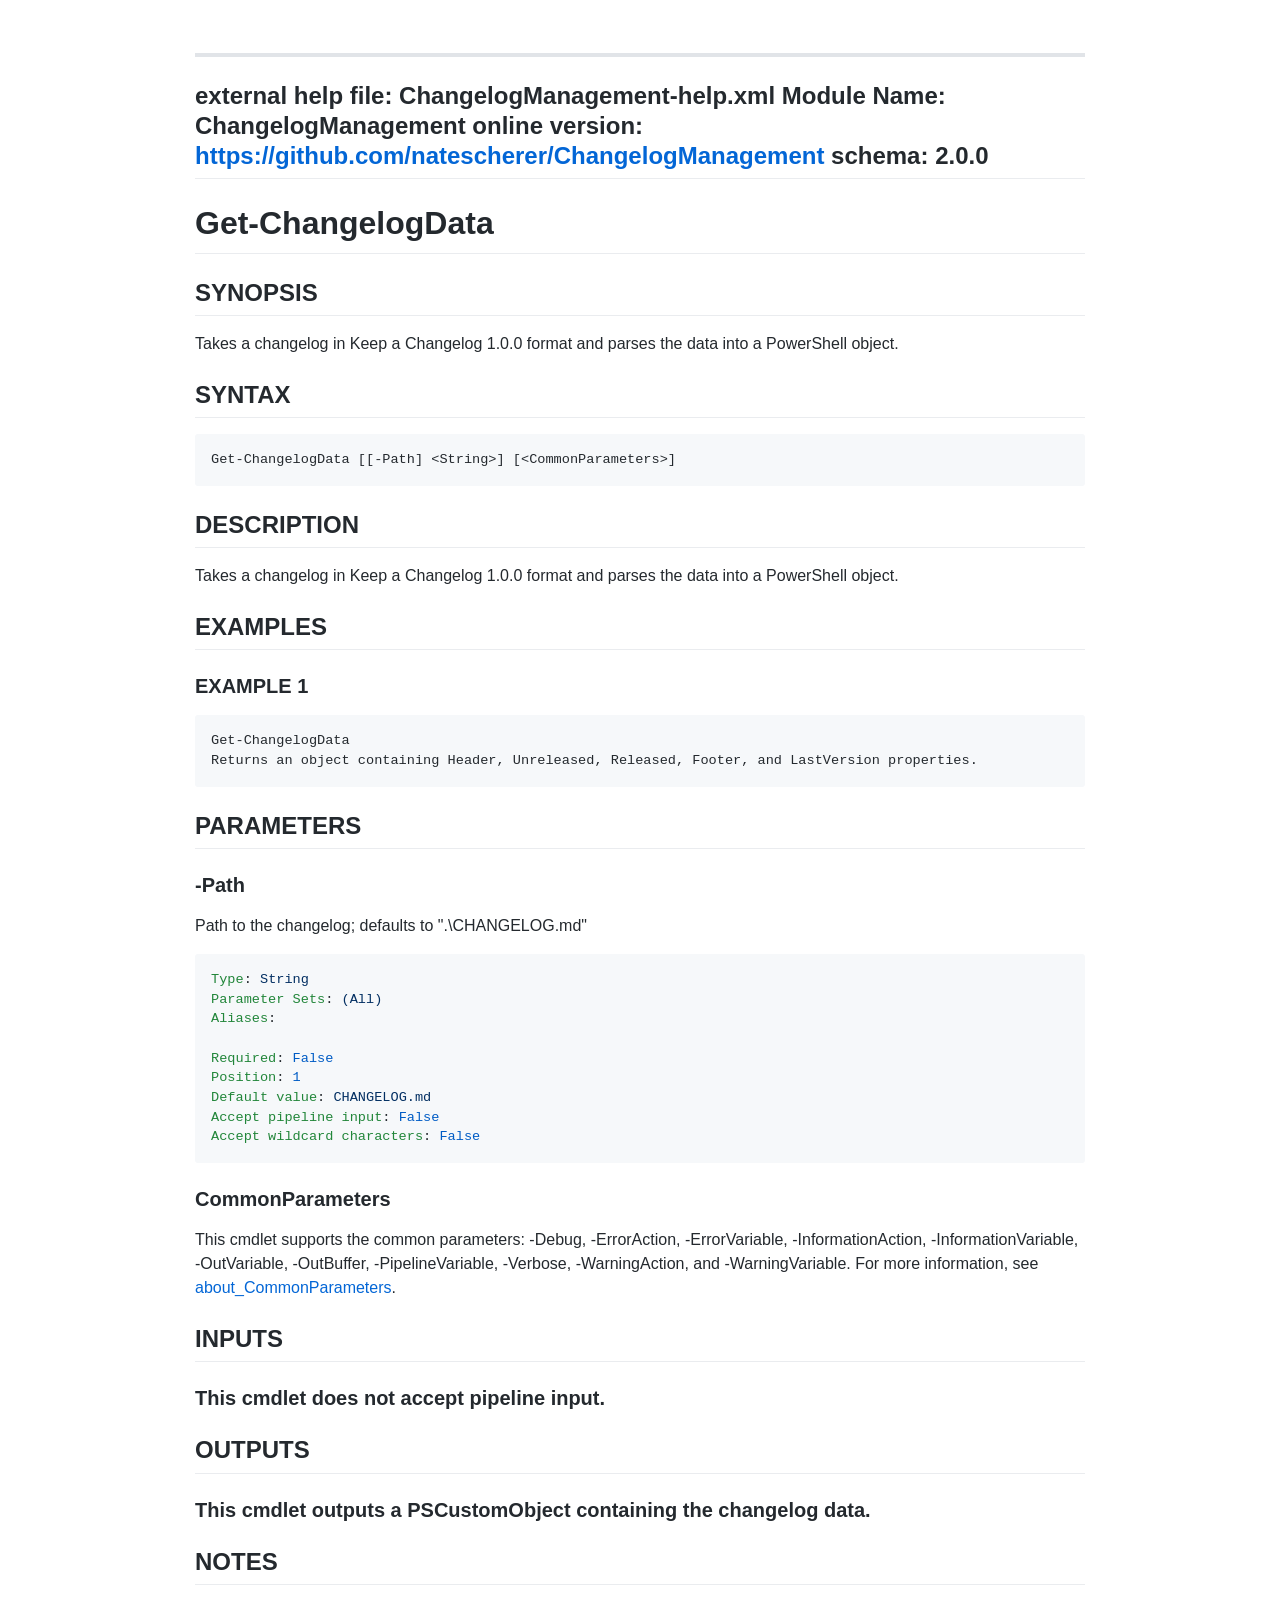
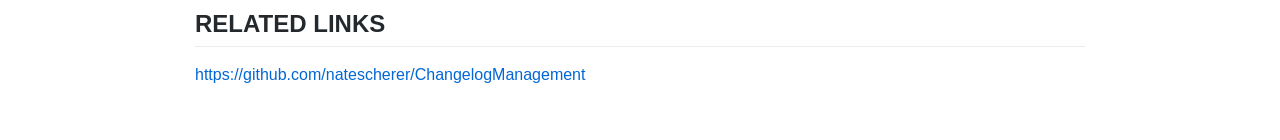
<file: ModdedModules/RequiredModules/ChangelogManagement/3.0.1/docs/Get-ChangelogData.html>
<!DOCTYPE html>
<html>
<head>
<meta charset="utf-8" />
<title>Get-ChangelogData</title>
<style>
.markdown-body .octicon {
  display: inline-block;
  fill: currentColor;
  vertical-align: text-bottom;
}

.markdown-body .anchor {
  float: left;
  line-height: 1;
  margin-left: -20px;
  padding-right: 4px;
}

.markdown-body .anchor:focus {
  outline: none;
}

.markdown-body h1 .octicon-link,
.markdown-body h2 .octicon-link,
.markdown-body h3 .octicon-link,
.markdown-body h4 .octicon-link,
.markdown-body h5 .octicon-link,
.markdown-body h6 .octicon-link {
  color: #1b1f23;
  vertical-align: middle;
  visibility: hidden;
}

.markdown-body h1:hover .anchor,
.markdown-body h2:hover .anchor,
.markdown-body h3:hover .anchor,
.markdown-body h4:hover .anchor,
.markdown-body h5:hover .anchor,
.markdown-body h6:hover .anchor {
  text-decoration: none;
}

.markdown-body h1:hover .anchor .octicon-link,
.markdown-body h2:hover .anchor .octicon-link,
.markdown-body h3:hover .anchor .octicon-link,
.markdown-body h4:hover .anchor .octicon-link,
.markdown-body h5:hover .anchor .octicon-link,
.markdown-body h6:hover .anchor .octicon-link {
  visibility: visible;
}

.markdown-body h1:hover .anchor .octicon-link:before,
.markdown-body h2:hover .anchor .octicon-link:before,
.markdown-body h3:hover .anchor .octicon-link:before,
.markdown-body h4:hover .anchor .octicon-link:before,
.markdown-body h5:hover .anchor .octicon-link:before,
.markdown-body h6:hover .anchor .octicon-link:before {
  width: 16px;
  height: 16px;
  content: ' ';
  display: inline-block;
  background-image: url("data:image/svg+xml,%3Csvg xmlns='http://www.w3.org/2000/svg' viewBox='0 0 16 16' version='1.1' width='16' height='16' aria-hidden='true'%3E%3Cpath fill-rule='evenodd' d='M4 9h1v1H4c-1.5 0-3-1.69-3-3.5S2.55 3 4 3h4c1.45 0 3 1.69 3 3.5 0 1.41-.91 2.72-2 3.25V8.59c.58-.45 1-1.27 1-2.09C10 5.22 8.98 4 8 4H4c-.98 0-2 1.22-2 2.5S3 9 4 9zm9-3h-1v1h1c1 0 2 1.22 2 2.5S13.98 12 13 12H9c-.98 0-2-1.22-2-2.5 0-.83.42-1.64 1-2.09V6.25c-1.09.53-2 1.84-2 3.25C6 11.31 7.55 13 9 13h4c1.45 0 3-1.69 3-3.5S14.5 6 13 6z'%3E%3C/path%3E%3C/svg%3E");
}.markdown-body {
  -ms-text-size-adjust: 100%;
  -webkit-text-size-adjust: 100%;
  line-height: 1.5;
  color: #24292e;
  font-family: -apple-system,BlinkMacSystemFont,Segoe UI,Helvetica,Arial,sans-serif,Apple Color Emoji,Segoe UI Emoji;
  font-size: 16px;
  line-height: 1.5;
  word-wrap: break-word;
}

.markdown-body details {
  display: block;
}

.markdown-body summary {
  display: list-item;
}

.markdown-body a {
  background-color: initial;
}

.markdown-body a:active,
.markdown-body a:hover {
  outline-width: 0;
}

.markdown-body strong {
  font-weight: inherit;
  font-weight: bolder;
}

.markdown-body h1 {
  font-size: 2em;
  margin: .67em 0;
}

.markdown-body img {
  border-style: none;
}

.markdown-body code,
.markdown-body kbd,
.markdown-body pre {
  font-family: monospace,monospace;
  font-size: 1em;
}

.markdown-body hr {
  box-sizing: initial;
  height: 0;
  overflow: visible;
}

.markdown-body input {
  font: inherit;
  margin: 0;
}

.markdown-body input {
  overflow: visible;
}

.markdown-body [type=checkbox] {
  box-sizing: border-box;
  padding: 0;
}

.markdown-body * {
  box-sizing: border-box;
}

.markdown-body input {
  font-family: inherit;
  font-size: inherit;
  line-height: inherit;
}

.markdown-body a {
  color: #0366d6;
  text-decoration: none;
}

.markdown-body a:hover {
  text-decoration: underline;
}

.markdown-body strong {
  font-weight: 600;
}

.markdown-body hr {
  height: 0;
  margin: 15px 0;
  overflow: hidden;
  background: transparent;
  border: 0;
  border-bottom: 1px solid #dfe2e5;
}

.markdown-body hr:after,
.markdown-body hr:before {
  display: table;
  content: "";
}

.markdown-body hr:after {
  clear: both;
}

.markdown-body table {
  border-spacing: 0;
  border-collapse: collapse;
}

.markdown-body td,
.markdown-body th {
  padding: 0;
}

.markdown-body details summary {
  cursor: pointer;
}

.markdown-body kbd {
  display: inline-block;
  padding: 3px 5px;
  font: 11px SFMono-Regular,Consolas,Liberation Mono,Menlo,monospace;
  line-height: 10px;
  color: #444d56;
  vertical-align: middle;
  background-color: #fafbfc;
  border: 1px solid #d1d5da;
  border-radius: 3px;
  box-shadow: inset 0 -1px 0 #d1d5da;
}

.markdown-body h1,
.markdown-body h2,
.markdown-body h3,
.markdown-body h4,
.markdown-body h5,
.markdown-body h6 {
  margin-top: 0;
  margin-bottom: 0;
}

.markdown-body h1 {
  font-size: 32px;
}

.markdown-body h1,
.markdown-body h2 {
  font-weight: 600;
}

.markdown-body h2 {
  font-size: 24px;
}

.markdown-body h3 {
  font-size: 20px;
}

.markdown-body h3,
.markdown-body h4 {
  font-weight: 600;
}

.markdown-body h4 {
  font-size: 16px;
}

.markdown-body h5 {
  font-size: 14px;
}

.markdown-body h5,
.markdown-body h6 {
  font-weight: 600;
}

.markdown-body h6 {
  font-size: 12px;
}

.markdown-body p {
  margin-top: 0;
  margin-bottom: 10px;
}

.markdown-body blockquote {
  margin: 0;
}

.markdown-body ol,
.markdown-body ul {
  padding-left: 0;
  margin-top: 0;
  margin-bottom: 0;
}

.markdown-body ol ol,
.markdown-body ul ol {
  list-style-type: lower-roman;
}

.markdown-body ol ol ol,
.markdown-body ol ul ol,
.markdown-body ul ol ol,
.markdown-body ul ul ol {
  list-style-type: lower-alpha;
}

.markdown-body dd {
  margin-left: 0;
}

.markdown-body code,
.markdown-body pre {
  font-family: SFMono-Regular,Consolas,Liberation Mono,Menlo,monospace;
  font-size: 12px;
}

.markdown-body pre {
  margin-top: 0;
  margin-bottom: 0;
}

.markdown-body input::-webkit-inner-spin-button,
.markdown-body input::-webkit-outer-spin-button {
  margin: 0;
  -webkit-appearance: none;
  appearance: none;
}

.markdown-body :checked+.radio-label {
  position: relative;
  z-index: 1;
  border-color: #0366d6;
}

.markdown-body .border {
  border: 1px solid #e1e4e8!important;
}

.markdown-body .border-0 {
  border: 0!important;
}

.markdown-body .border-bottom {
  border-bottom: 1px solid #e1e4e8!important;
}

.markdown-body .rounded-1 {
  border-radius: 3px!important;
}

.markdown-body .bg-white {
  background-color: #fff!important;
}

.markdown-body .bg-gray-light {
  background-color: #fafbfc!important;
}

.markdown-body .text-gray-light {
  color: #6a737d!important;
}

.markdown-body .mb-0 {
  margin-bottom: 0!important;
}

.markdown-body .my-2 {
  margin-top: 8px!important;
  margin-bottom: 8px!important;
}

.markdown-body .pl-0 {
  padding-left: 0!important;
}

.markdown-body .py-0 {
  padding-top: 0!important;
  padding-bottom: 0!important;
}

.markdown-body .pl-1 {
  padding-left: 4px!important;
}

.markdown-body .pl-2 {
  padding-left: 8px!important;
}

.markdown-body .py-2 {
  padding-top: 8px!important;
  padding-bottom: 8px!important;
}

.markdown-body .pl-3,
.markdown-body .px-3 {
  padding-left: 16px!important;
}

.markdown-body .px-3 {
  padding-right: 16px!important;
}

.markdown-body .pl-4 {
  padding-left: 24px!important;
}

.markdown-body .pl-5 {
  padding-left: 32px!important;
}

.markdown-body .pl-6 {
  padding-left: 40px!important;
}

.markdown-body .f6 {
  font-size: 12px!important;
}

.markdown-body .lh-condensed {
  line-height: 1.25!important;
}

.markdown-body .text-bold {
  font-weight: 600!important;
}

.markdown-body .pl-c {
  color: #6a737d;
}

.markdown-body .pl-c1,
.markdown-body .pl-s .pl-v {
  color: #005cc5;
}

.markdown-body .pl-e,
.markdown-body .pl-en {
  color: #6f42c1;
}

.markdown-body .pl-s .pl-s1,
.markdown-body .pl-smi {
  color: #24292e;
}

.markdown-body .pl-ent {
  color: #22863a;
}

.markdown-body .pl-k {
  color: #d73a49;
}

.markdown-body .pl-pds,
.markdown-body .pl-s,
.markdown-body .pl-s .pl-pse .pl-s1,
.markdown-body .pl-sr,
.markdown-body .pl-sr .pl-cce,
.markdown-body .pl-sr .pl-sra,
.markdown-body .pl-sr .pl-sre {
  color: #032f62;
}

.markdown-body .pl-smw,
.markdown-body .pl-v {
  color: #e36209;
}

.markdown-body .pl-bu {
  color: #b31d28;
}

.markdown-body .pl-ii {
  color: #fafbfc;
  background-color: #b31d28;
}

.markdown-body .pl-c2 {
  color: #fafbfc;
  background-color: #d73a49;
}

.markdown-body .pl-c2:before {
  content: "^M";
}

.markdown-body .pl-sr .pl-cce {
  font-weight: 700;
  color: #22863a;
}

.markdown-body .pl-ml {
  color: #735c0f;
}

.markdown-body .pl-mh,
.markdown-body .pl-mh .pl-en,
.markdown-body .pl-ms {
  font-weight: 700;
  color: #005cc5;
}

.markdown-body .pl-mi {
  font-style: italic;
  color: #24292e;
}

.markdown-body .pl-mb {
  font-weight: 700;
  color: #24292e;
}

.markdown-body .pl-md {
  color: #b31d28;
  background-color: #ffeef0;
}

.markdown-body .pl-mi1 {
  color: #22863a;
  background-color: #f0fff4;
}

.markdown-body .pl-mc {
  color: #e36209;
  background-color: #ffebda;
}

.markdown-body .pl-mi2 {
  color: #f6f8fa;
  background-color: #005cc5;
}

.markdown-body .pl-mdr {
  font-weight: 700;
  color: #6f42c1;
}

.markdown-body .pl-ba {
  color: #586069;
}

.markdown-body .pl-sg {
  color: #959da5;
}

.markdown-body .pl-corl {
  text-decoration: underline;
  color: #032f62;
}

.markdown-body .mb-0 {
  margin-bottom: 0!important;
}

.markdown-body .my-2 {
  margin-bottom: 8px!important;
}

.markdown-body .my-2 {
  margin-top: 8px!important;
}

.markdown-body .pl-0 {
  padding-left: 0!important;
}

.markdown-body .py-0 {
  padding-top: 0!important;
  padding-bottom: 0!important;
}

.markdown-body .pl-1 {
  padding-left: 4px!important;
}

.markdown-body .pl-2 {
  padding-left: 8px!important;
}

.markdown-body .py-2 {
  padding-top: 8px!important;
  padding-bottom: 8px!important;
}

.markdown-body .pl-3 {
  padding-left: 16px!important;
}

.markdown-body .pl-4 {
  padding-left: 24px!important;
}

.markdown-body .pl-5 {
  padding-left: 32px!important;
}

.markdown-body .pl-6 {
  padding-left: 40px!important;
}

.markdown-body .pl-7 {
  padding-left: 48px!important;
}

.markdown-body .pl-8 {
  padding-left: 64px!important;
}

.markdown-body .pl-9 {
  padding-left: 80px!important;
}

.markdown-body .pl-10 {
  padding-left: 96px!important;
}

.markdown-body .pl-11 {
  padding-left: 112px!important;
}

.markdown-body .pl-12 {
  padding-left: 128px!important;
}

.markdown-body hr {
  border-bottom-color: #eee;
}

.markdown-body kbd {
  display: inline-block;
  padding: 3px 5px;
  font: 11px SFMono-Regular,Consolas,Liberation Mono,Menlo,monospace;
  line-height: 10px;
  color: #444d56;
  vertical-align: middle;
  background-color: #fafbfc;
  border: 1px solid #d1d5da;
  border-radius: 3px;
  box-shadow: inset 0 -1px 0 #d1d5da;
}

.markdown-body:after,
.markdown-body:before {
  display: table;
  content: "";
}

.markdown-body:after {
  clear: both;
}

.markdown-body>:first-child {
  margin-top: 0!important;
}

.markdown-body>:last-child {
  margin-bottom: 0!important;
}

.markdown-body a:not([href]) {
  color: inherit;
  text-decoration: none;
}

.markdown-body blockquote,
.markdown-body details,
.markdown-body dl,
.markdown-body ol,
.markdown-body p,
.markdown-body pre,
.markdown-body table,
.markdown-body ul {
  margin-top: 0;
  margin-bottom: 16px;
}

.markdown-body hr {
  height: .25em;
  padding: 0;
  margin: 24px 0;
  background-color: #e1e4e8;
  border: 0;
}

.markdown-body blockquote {
  padding: 0 1em;
  color: #6a737d;
  border-left: .25em solid #dfe2e5;
}

.markdown-body blockquote>:first-child {
  margin-top: 0;
}

.markdown-body blockquote>:last-child {
  margin-bottom: 0;
}

.markdown-body h1,
.markdown-body h2,
.markdown-body h3,
.markdown-body h4,
.markdown-body h5,
.markdown-body h6 {
  margin-top: 24px;
  margin-bottom: 16px;
  font-weight: 600;
  line-height: 1.25;
}

.markdown-body h1 {
  font-size: 2em;
}

.markdown-body h1,
.markdown-body h2 {
  padding-bottom: .3em;
  border-bottom: 1px solid #eaecef;
}

.markdown-body h2 {
  font-size: 1.5em;
}

.markdown-body h3 {
  font-size: 1.25em;
}

.markdown-body h4 {
  font-size: 1em;
}

.markdown-body h5 {
  font-size: .875em;
}

.markdown-body h6 {
  font-size: .85em;
  color: #6a737d;
}

.markdown-body ol,
.markdown-body ul {
  padding-left: 2em;
}

.markdown-body ol ol,
.markdown-body ol ul,
.markdown-body ul ol,
.markdown-body ul ul {
  margin-top: 0;
  margin-bottom: 0;
}

.markdown-body li {
  word-wrap: break-all;
}

.markdown-body li>p {
  margin-top: 16px;
}

.markdown-body li+li {
  margin-top: .25em;
}

.markdown-body dl {
  padding: 0;
}

.markdown-body dl dt {
  padding: 0;
  margin-top: 16px;
  font-size: 1em;
  font-style: italic;
  font-weight: 600;
}

.markdown-body dl dd {
  padding: 0 16px;
  margin-bottom: 16px;
}

.markdown-body table {
  display: block;
  width: 100%;
  overflow: auto;
}

.markdown-body table th {
  font-weight: 600;
}

.markdown-body table td,
.markdown-body table th {
  padding: 6px 13px;
  border: 1px solid #dfe2e5;
}

.markdown-body table tr {
  background-color: #fff;
  border-top: 1px solid #c6cbd1;
}

.markdown-body table tr:nth-child(2n) {
  background-color: #f6f8fa;
}

.markdown-body img {
  max-width: 100%;
  box-sizing: initial;
  background-color: #fff;
}

.markdown-body img[align=right] {
  padding-left: 20px;
}

.markdown-body img[align=left] {
  padding-right: 20px;
}

.markdown-body code {
  padding: .2em .4em;
  margin: 0;
  font-size: 85%;
  background-color: rgba(27,31,35,.05);
  border-radius: 3px;
}

.markdown-body pre {
  word-wrap: normal;
}

.markdown-body pre>code {
  padding: 0;
  margin: 0;
  font-size: 100%;
  word-break: normal;
  white-space: pre;
  background: transparent;
  border: 0;
}

.markdown-body .highlight {
  margin-bottom: 16px;
}

.markdown-body .highlight pre {
  margin-bottom: 0;
  word-break: normal;
}

.markdown-body .highlight pre,
.markdown-body pre {
  padding: 16px;
  overflow: auto;
  font-size: 85%;
  line-height: 1.45;
  background-color: #f6f8fa;
  border-radius: 3px;
}

.markdown-body pre code {
  display: inline;
  max-width: auto;
  padding: 0;
  margin: 0;
  overflow: visible;
  line-height: inherit;
  word-wrap: normal;
  background-color: initial;
  border: 0;
}

.markdown-body .commit-tease-sha {
  display: inline-block;
  font-family: SFMono-Regular,Consolas,Liberation Mono,Menlo,monospace;
  font-size: 90%;
  color: #444d56;
}

.markdown-body .full-commit .btn-outline:not(:disabled):hover {
  color: #005cc5;
  border-color: #005cc5;
}

.markdown-body .blob-wrapper {
  overflow-x: auto;
  overflow-y: hidden;
}

.markdown-body .blob-wrapper-embedded {
  max-height: 240px;
  overflow-y: auto;
}

.markdown-body .blob-num {
  width: 1%;
  min-width: 50px;
  padding-right: 10px;
  padding-left: 10px;
  font-family: SFMono-Regular,Consolas,Liberation Mono,Menlo,monospace;
  font-size: 12px;
  line-height: 20px;
  color: rgba(27,31,35,.3);
  text-align: right;
  white-space: nowrap;
  vertical-align: top;
  cursor: pointer;
  -webkit-user-select: none;
  -moz-user-select: none;
  -ms-user-select: none;
  user-select: none;
}

.markdown-body .blob-num:hover {
  color: rgba(27,31,35,.6);
}

.markdown-body .blob-num:before {
  content: attr(data-line-number);
}

.markdown-body .blob-code {
  position: relative;
  padding-right: 10px;
  padding-left: 10px;
  line-height: 20px;
  vertical-align: top;
}

.markdown-body .blob-code-inner {
  overflow: visible;
  font-family: SFMono-Regular,Consolas,Liberation Mono,Menlo,monospace;
  font-size: 12px;
  color: #24292e;
  word-wrap: normal;
  white-space: pre;
}

.markdown-body .pl-token.active,
.markdown-body .pl-token:hover {
  cursor: pointer;
  background: #ffea7f;
}

.markdown-body .tab-size[data-tab-size="1"] {
  -moz-tab-size: 1;
  tab-size: 1;
}

.markdown-body .tab-size[data-tab-size="2"] {
  -moz-tab-size: 2;
  tab-size: 2;
}

.markdown-body .tab-size[data-tab-size="3"] {
  -moz-tab-size: 3;
  tab-size: 3;
}

.markdown-body .tab-size[data-tab-size="4"] {
  -moz-tab-size: 4;
  tab-size: 4;
}

.markdown-body .tab-size[data-tab-size="5"] {
  -moz-tab-size: 5;
  tab-size: 5;
}

.markdown-body .tab-size[data-tab-size="6"] {
  -moz-tab-size: 6;
  tab-size: 6;
}

.markdown-body .tab-size[data-tab-size="7"] {
  -moz-tab-size: 7;
  tab-size: 7;
}

.markdown-body .tab-size[data-tab-size="8"] {
  -moz-tab-size: 8;
  tab-size: 8;
}

.markdown-body .tab-size[data-tab-size="9"] {
  -moz-tab-size: 9;
  tab-size: 9;
}

.markdown-body .tab-size[data-tab-size="10"] {
  -moz-tab-size: 10;
  tab-size: 10;
}

.markdown-body .tab-size[data-tab-size="11"] {
  -moz-tab-size: 11;
  tab-size: 11;
}

.markdown-body .tab-size[data-tab-size="12"] {
  -moz-tab-size: 12;
  tab-size: 12;
}

.markdown-body .task-list-item {
  list-style-type: none;
}

.markdown-body .task-list-item+.task-list-item {
  margin-top: 3px;
}

.markdown-body .task-list-item input {
  margin: 0 .2em .25em -1.6em;
  vertical-align: middle;
}

</style>
<style>
.markdown-body {
    box-sizing: border-box;
    min-width: 200px;
    max-width: 980px;
    margin: 0 auto;
    padding: 45px;
}

@media (max-width: 767px) {
    .markdown-body {
        padding: 15px;
    }
}
</style>
</head>
<body>
<article class="markdown-body">
<hr>
<h2><a id="user-content-external-help-file-changelogmanagement-helpxmlmodule-name-changelogmanagementonline-version-httpsgithubcomnateschererchangelogmanagementschema-200" class="anchor" aria-hidden="true" href="#external-help-file-changelogmanagement-helpxmlmodule-name-changelogmanagementonline-version-httpsgithubcomnateschererchangelogmanagementschema-200"><span aria-hidden="true" class="octicon octicon-link"></span></a>external help file: ChangelogManagement-help.xml
Module Name: ChangelogManagement
online version: <a href="https://github.com/natescherer/ChangelogManagement">https://github.com/natescherer/ChangelogManagement</a>
schema: 2.0.0</h2>
<h1><a id="user-content-get-changelogdata" class="anchor" aria-hidden="true" href="#get-changelogdata"><span aria-hidden="true" class="octicon octicon-link"></span></a>Get-ChangelogData</h1>
<h2><a id="user-content-synopsis" class="anchor" aria-hidden="true" href="#synopsis"><span aria-hidden="true" class="octicon octicon-link"></span></a>SYNOPSIS</h2>
<p>Takes a changelog in Keep a Changelog 1.0.0 format and parses the data into a PowerShell object.</p>
<h2><a id="user-content-syntax" class="anchor" aria-hidden="true" href="#syntax"><span aria-hidden="true" class="octicon octicon-link"></span></a>SYNTAX</h2>
<pre><code>Get-ChangelogData [[-Path] &lt;String&gt;] [&lt;CommonParameters&gt;]
</code></pre>
<h2><a id="user-content-description" class="anchor" aria-hidden="true" href="#description"><span aria-hidden="true" class="octicon octicon-link"></span></a>DESCRIPTION</h2>
<p>Takes a changelog in Keep a Changelog 1.0.0 format and parses the data into a PowerShell object.</p>
<h2><a id="user-content-examples" class="anchor" aria-hidden="true" href="#examples"><span aria-hidden="true" class="octicon octicon-link"></span></a>EXAMPLES</h2>
<h3><a id="user-content-example-1" class="anchor" aria-hidden="true" href="#example-1"><span aria-hidden="true" class="octicon octicon-link"></span></a>EXAMPLE 1</h3>
<pre><code>Get-ChangelogData
Returns an object containing Header, Unreleased, Released, Footer, and LastVersion properties.
</code></pre>
<h2><a id="user-content-parameters" class="anchor" aria-hidden="true" href="#parameters"><span aria-hidden="true" class="octicon octicon-link"></span></a>PARAMETERS</h2>
<h3><a id="user-content--path" class="anchor" aria-hidden="true" href="#-path"><span aria-hidden="true" class="octicon octicon-link"></span></a>-Path</h3>
<p>Path to the changelog; defaults to ".\CHANGELOG.md"</p>
<div class="highlight highlight-source-yaml"><pre><span class="pl-ent">Type</span>: <span class="pl-s">String</span>
<span class="pl-ent">Parameter Sets</span>: <span class="pl-s">(All)</span>
<span class="pl-ent">Aliases</span>:

<span class="pl-ent">Required</span>: <span class="pl-c1">False</span>
<span class="pl-ent">Position</span>: <span class="pl-c1">1</span>
<span class="pl-ent">Default value</span>: <span class="pl-s">CHANGELOG.md</span>
<span class="pl-ent">Accept pipeline input</span>: <span class="pl-c1">False</span>
<span class="pl-ent">Accept wildcard characters</span>: <span class="pl-c1">False</span></pre></div>
<h3><a id="user-content-commonparameters" class="anchor" aria-hidden="true" href="#commonparameters"><span aria-hidden="true" class="octicon octicon-link"></span></a>CommonParameters</h3>
<p>This cmdlet supports the common parameters: -Debug, -ErrorAction, -ErrorVariable, -InformationAction, -InformationVariable, -OutVariable, -OutBuffer, -PipelineVariable, -Verbose, -WarningAction, and -WarningVariable. For more information, see <a href="http://go.microsoft.com/fwlink/?LinkID=113216" rel="nofollow">about_CommonParameters</a>.</p>
<h2><a id="user-content-inputs" class="anchor" aria-hidden="true" href="#inputs"><span aria-hidden="true" class="octicon octicon-link"></span></a>INPUTS</h2>
<h3><a id="user-content-this-cmdlet-does-not-accept-pipeline-input" class="anchor" aria-hidden="true" href="#this-cmdlet-does-not-accept-pipeline-input"><span aria-hidden="true" class="octicon octicon-link"></span></a>This cmdlet does not accept pipeline input.</h3>
<h2><a id="user-content-outputs" class="anchor" aria-hidden="true" href="#outputs"><span aria-hidden="true" class="octicon octicon-link"></span></a>OUTPUTS</h2>
<h3><a id="user-content-this-cmdlet-outputs-a-pscustomobject-containing-the-changelog-data" class="anchor" aria-hidden="true" href="#this-cmdlet-outputs-a-pscustomobject-containing-the-changelog-data"><span aria-hidden="true" class="octicon octicon-link"></span></a>This cmdlet outputs a PSCustomObject containing the changelog data.</h3>
<h2><a id="user-content-notes" class="anchor" aria-hidden="true" href="#notes"><span aria-hidden="true" class="octicon octicon-link"></span></a>NOTES</h2>
<h2><a id="user-content-related-links" class="anchor" aria-hidden="true" href="#related-links"><span aria-hidden="true" class="octicon octicon-link"></span></a>RELATED LINKS</h2>
<p><a href="https://github.com/natescherer/ChangelogManagement">https://github.com/natescherer/ChangelogManagement</a></p>

</article>
</body>
</html>
</file>
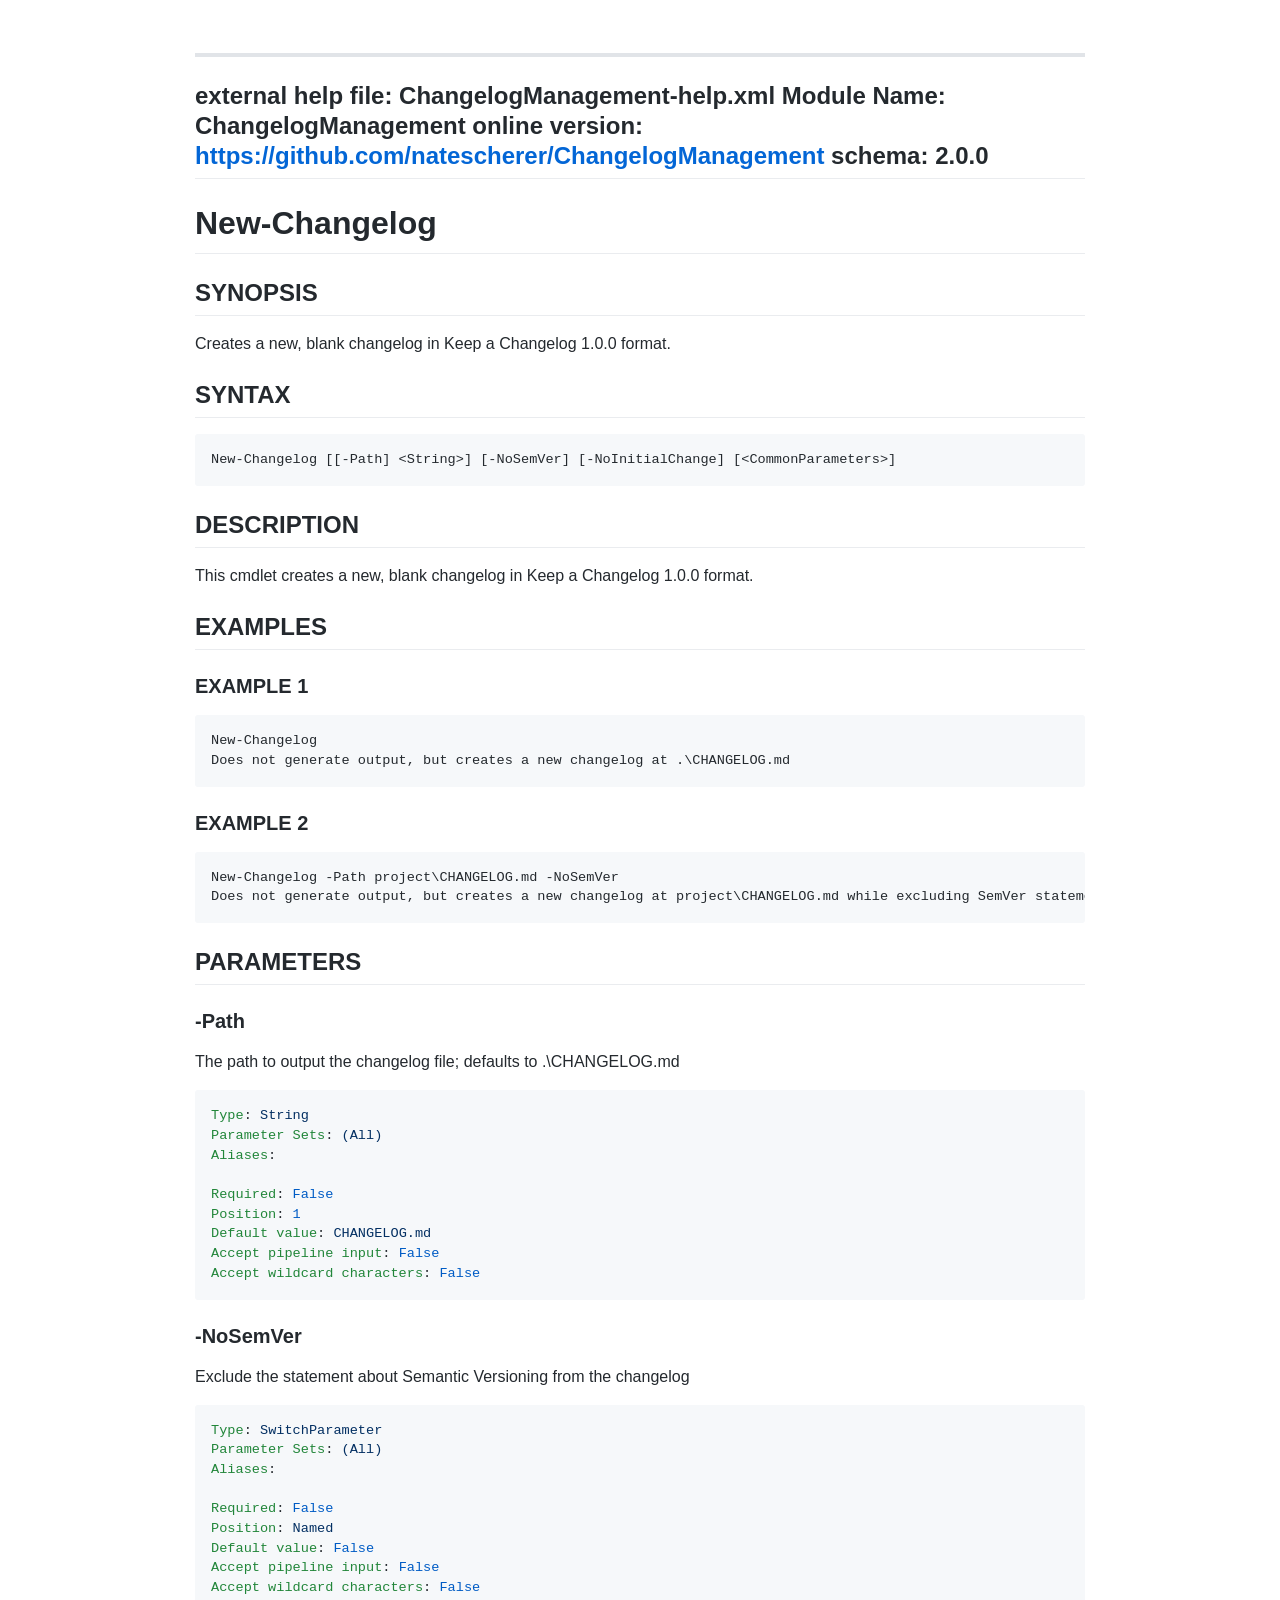
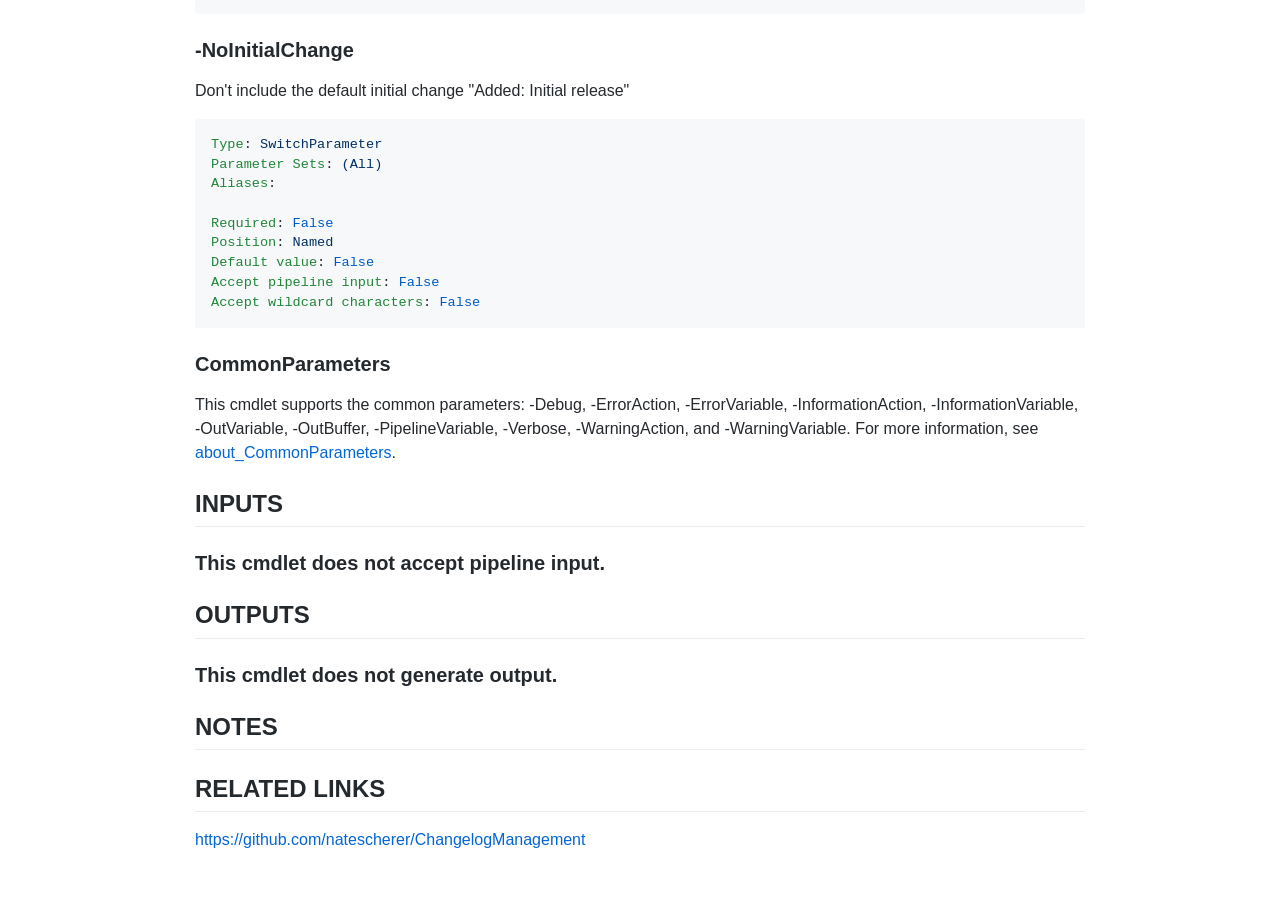
<file: ModdedModules/RequiredModules/ChangelogManagement/3.0.1/docs/New-Changelog.html>
<!DOCTYPE html>
<html>
<head>
<meta charset="utf-8" />
<title>New-Changelog</title>
<style>
.markdown-body .octicon {
  display: inline-block;
  fill: currentColor;
  vertical-align: text-bottom;
}

.markdown-body .anchor {
  float: left;
  line-height: 1;
  margin-left: -20px;
  padding-right: 4px;
}

.markdown-body .anchor:focus {
  outline: none;
}

.markdown-body h1 .octicon-link,
.markdown-body h2 .octicon-link,
.markdown-body h3 .octicon-link,
.markdown-body h4 .octicon-link,
.markdown-body h5 .octicon-link,
.markdown-body h6 .octicon-link {
  color: #1b1f23;
  vertical-align: middle;
  visibility: hidden;
}

.markdown-body h1:hover .anchor,
.markdown-body h2:hover .anchor,
.markdown-body h3:hover .anchor,
.markdown-body h4:hover .anchor,
.markdown-body h5:hover .anchor,
.markdown-body h6:hover .anchor {
  text-decoration: none;
}

.markdown-body h1:hover .anchor .octicon-link,
.markdown-body h2:hover .anchor .octicon-link,
.markdown-body h3:hover .anchor .octicon-link,
.markdown-body h4:hover .anchor .octicon-link,
.markdown-body h5:hover .anchor .octicon-link,
.markdown-body h6:hover .anchor .octicon-link {
  visibility: visible;
}

.markdown-body h1:hover .anchor .octicon-link:before,
.markdown-body h2:hover .anchor .octicon-link:before,
.markdown-body h3:hover .anchor .octicon-link:before,
.markdown-body h4:hover .anchor .octicon-link:before,
.markdown-body h5:hover .anchor .octicon-link:before,
.markdown-body h6:hover .anchor .octicon-link:before {
  width: 16px;
  height: 16px;
  content: ' ';
  display: inline-block;
  background-image: url("data:image/svg+xml,%3Csvg xmlns='http://www.w3.org/2000/svg' viewBox='0 0 16 16' version='1.1' width='16' height='16' aria-hidden='true'%3E%3Cpath fill-rule='evenodd' d='M4 9h1v1H4c-1.5 0-3-1.69-3-3.5S2.55 3 4 3h4c1.45 0 3 1.69 3 3.5 0 1.41-.91 2.72-2 3.25V8.59c.58-.45 1-1.27 1-2.09C10 5.22 8.98 4 8 4H4c-.98 0-2 1.22-2 2.5S3 9 4 9zm9-3h-1v1h1c1 0 2 1.22 2 2.5S13.98 12 13 12H9c-.98 0-2-1.22-2-2.5 0-.83.42-1.64 1-2.09V6.25c-1.09.53-2 1.84-2 3.25C6 11.31 7.55 13 9 13h4c1.45 0 3-1.69 3-3.5S14.5 6 13 6z'%3E%3C/path%3E%3C/svg%3E");
}.markdown-body {
  -ms-text-size-adjust: 100%;
  -webkit-text-size-adjust: 100%;
  line-height: 1.5;
  color: #24292e;
  font-family: -apple-system,BlinkMacSystemFont,Segoe UI,Helvetica,Arial,sans-serif,Apple Color Emoji,Segoe UI Emoji;
  font-size: 16px;
  line-height: 1.5;
  word-wrap: break-word;
}

.markdown-body details {
  display: block;
}

.markdown-body summary {
  display: list-item;
}

.markdown-body a {
  background-color: initial;
}

.markdown-body a:active,
.markdown-body a:hover {
  outline-width: 0;
}

.markdown-body strong {
  font-weight: inherit;
  font-weight: bolder;
}

.markdown-body h1 {
  font-size: 2em;
  margin: .67em 0;
}

.markdown-body img {
  border-style: none;
}

.markdown-body code,
.markdown-body kbd,
.markdown-body pre {
  font-family: monospace,monospace;
  font-size: 1em;
}

.markdown-body hr {
  box-sizing: initial;
  height: 0;
  overflow: visible;
}

.markdown-body input {
  font: inherit;
  margin: 0;
}

.markdown-body input {
  overflow: visible;
}

.markdown-body [type=checkbox] {
  box-sizing: border-box;
  padding: 0;
}

.markdown-body * {
  box-sizing: border-box;
}

.markdown-body input {
  font-family: inherit;
  font-size: inherit;
  line-height: inherit;
}

.markdown-body a {
  color: #0366d6;
  text-decoration: none;
}

.markdown-body a:hover {
  text-decoration: underline;
}

.markdown-body strong {
  font-weight: 600;
}

.markdown-body hr {
  height: 0;
  margin: 15px 0;
  overflow: hidden;
  background: transparent;
  border: 0;
  border-bottom: 1px solid #dfe2e5;
}

.markdown-body hr:after,
.markdown-body hr:before {
  display: table;
  content: "";
}

.markdown-body hr:after {
  clear: both;
}

.markdown-body table {
  border-spacing: 0;
  border-collapse: collapse;
}

.markdown-body td,
.markdown-body th {
  padding: 0;
}

.markdown-body details summary {
  cursor: pointer;
}

.markdown-body kbd {
  display: inline-block;
  padding: 3px 5px;
  font: 11px SFMono-Regular,Consolas,Liberation Mono,Menlo,monospace;
  line-height: 10px;
  color: #444d56;
  vertical-align: middle;
  background-color: #fafbfc;
  border: 1px solid #d1d5da;
  border-radius: 3px;
  box-shadow: inset 0 -1px 0 #d1d5da;
}

.markdown-body h1,
.markdown-body h2,
.markdown-body h3,
.markdown-body h4,
.markdown-body h5,
.markdown-body h6 {
  margin-top: 0;
  margin-bottom: 0;
}

.markdown-body h1 {
  font-size: 32px;
}

.markdown-body h1,
.markdown-body h2 {
  font-weight: 600;
}

.markdown-body h2 {
  font-size: 24px;
}

.markdown-body h3 {
  font-size: 20px;
}

.markdown-body h3,
.markdown-body h4 {
  font-weight: 600;
}

.markdown-body h4 {
  font-size: 16px;
}

.markdown-body h5 {
  font-size: 14px;
}

.markdown-body h5,
.markdown-body h6 {
  font-weight: 600;
}

.markdown-body h6 {
  font-size: 12px;
}

.markdown-body p {
  margin-top: 0;
  margin-bottom: 10px;
}

.markdown-body blockquote {
  margin: 0;
}

.markdown-body ol,
.markdown-body ul {
  padding-left: 0;
  margin-top: 0;
  margin-bottom: 0;
}

.markdown-body ol ol,
.markdown-body ul ol {
  list-style-type: lower-roman;
}

.markdown-body ol ol ol,
.markdown-body ol ul ol,
.markdown-body ul ol ol,
.markdown-body ul ul ol {
  list-style-type: lower-alpha;
}

.markdown-body dd {
  margin-left: 0;
}

.markdown-body code,
.markdown-body pre {
  font-family: SFMono-Regular,Consolas,Liberation Mono,Menlo,monospace;
  font-size: 12px;
}

.markdown-body pre {
  margin-top: 0;
  margin-bottom: 0;
}

.markdown-body input::-webkit-inner-spin-button,
.markdown-body input::-webkit-outer-spin-button {
  margin: 0;
  -webkit-appearance: none;
  appearance: none;
}

.markdown-body :checked+.radio-label {
  position: relative;
  z-index: 1;
  border-color: #0366d6;
}

.markdown-body .border {
  border: 1px solid #e1e4e8!important;
}

.markdown-body .border-0 {
  border: 0!important;
}

.markdown-body .border-bottom {
  border-bottom: 1px solid #e1e4e8!important;
}

.markdown-body .rounded-1 {
  border-radius: 3px!important;
}

.markdown-body .bg-white {
  background-color: #fff!important;
}

.markdown-body .bg-gray-light {
  background-color: #fafbfc!important;
}

.markdown-body .text-gray-light {
  color: #6a737d!important;
}

.markdown-body .mb-0 {
  margin-bottom: 0!important;
}

.markdown-body .my-2 {
  margin-top: 8px!important;
  margin-bottom: 8px!important;
}

.markdown-body .pl-0 {
  padding-left: 0!important;
}

.markdown-body .py-0 {
  padding-top: 0!important;
  padding-bottom: 0!important;
}

.markdown-body .pl-1 {
  padding-left: 4px!important;
}

.markdown-body .pl-2 {
  padding-left: 8px!important;
}

.markdown-body .py-2 {
  padding-top: 8px!important;
  padding-bottom: 8px!important;
}

.markdown-body .pl-3,
.markdown-body .px-3 {
  padding-left: 16px!important;
}

.markdown-body .px-3 {
  padding-right: 16px!important;
}

.markdown-body .pl-4 {
  padding-left: 24px!important;
}

.markdown-body .pl-5 {
  padding-left: 32px!important;
}

.markdown-body .pl-6 {
  padding-left: 40px!important;
}

.markdown-body .f6 {
  font-size: 12px!important;
}

.markdown-body .lh-condensed {
  line-height: 1.25!important;
}

.markdown-body .text-bold {
  font-weight: 600!important;
}

.markdown-body .pl-c {
  color: #6a737d;
}

.markdown-body .pl-c1,
.markdown-body .pl-s .pl-v {
  color: #005cc5;
}

.markdown-body .pl-e,
.markdown-body .pl-en {
  color: #6f42c1;
}

.markdown-body .pl-s .pl-s1,
.markdown-body .pl-smi {
  color: #24292e;
}

.markdown-body .pl-ent {
  color: #22863a;
}

.markdown-body .pl-k {
  color: #d73a49;
}

.markdown-body .pl-pds,
.markdown-body .pl-s,
.markdown-body .pl-s .pl-pse .pl-s1,
.markdown-body .pl-sr,
.markdown-body .pl-sr .pl-cce,
.markdown-body .pl-sr .pl-sra,
.markdown-body .pl-sr .pl-sre {
  color: #032f62;
}

.markdown-body .pl-smw,
.markdown-body .pl-v {
  color: #e36209;
}

.markdown-body .pl-bu {
  color: #b31d28;
}

.markdown-body .pl-ii {
  color: #fafbfc;
  background-color: #b31d28;
}

.markdown-body .pl-c2 {
  color: #fafbfc;
  background-color: #d73a49;
}

.markdown-body .pl-c2:before {
  content: "^M";
}

.markdown-body .pl-sr .pl-cce {
  font-weight: 700;
  color: #22863a;
}

.markdown-body .pl-ml {
  color: #735c0f;
}

.markdown-body .pl-mh,
.markdown-body .pl-mh .pl-en,
.markdown-body .pl-ms {
  font-weight: 700;
  color: #005cc5;
}

.markdown-body .pl-mi {
  font-style: italic;
  color: #24292e;
}

.markdown-body .pl-mb {
  font-weight: 700;
  color: #24292e;
}

.markdown-body .pl-md {
  color: #b31d28;
  background-color: #ffeef0;
}

.markdown-body .pl-mi1 {
  color: #22863a;
  background-color: #f0fff4;
}

.markdown-body .pl-mc {
  color: #e36209;
  background-color: #ffebda;
}

.markdown-body .pl-mi2 {
  color: #f6f8fa;
  background-color: #005cc5;
}

.markdown-body .pl-mdr {
  font-weight: 700;
  color: #6f42c1;
}

.markdown-body .pl-ba {
  color: #586069;
}

.markdown-body .pl-sg {
  color: #959da5;
}

.markdown-body .pl-corl {
  text-decoration: underline;
  color: #032f62;
}

.markdown-body .mb-0 {
  margin-bottom: 0!important;
}

.markdown-body .my-2 {
  margin-bottom: 8px!important;
}

.markdown-body .my-2 {
  margin-top: 8px!important;
}

.markdown-body .pl-0 {
  padding-left: 0!important;
}

.markdown-body .py-0 {
  padding-top: 0!important;
  padding-bottom: 0!important;
}

.markdown-body .pl-1 {
  padding-left: 4px!important;
}

.markdown-body .pl-2 {
  padding-left: 8px!important;
}

.markdown-body .py-2 {
  padding-top: 8px!important;
  padding-bottom: 8px!important;
}

.markdown-body .pl-3 {
  padding-left: 16px!important;
}

.markdown-body .pl-4 {
  padding-left: 24px!important;
}

.markdown-body .pl-5 {
  padding-left: 32px!important;
}

.markdown-body .pl-6 {
  padding-left: 40px!important;
}

.markdown-body .pl-7 {
  padding-left: 48px!important;
}

.markdown-body .pl-8 {
  padding-left: 64px!important;
}

.markdown-body .pl-9 {
  padding-left: 80px!important;
}

.markdown-body .pl-10 {
  padding-left: 96px!important;
}

.markdown-body .pl-11 {
  padding-left: 112px!important;
}

.markdown-body .pl-12 {
  padding-left: 128px!important;
}

.markdown-body hr {
  border-bottom-color: #eee;
}

.markdown-body kbd {
  display: inline-block;
  padding: 3px 5px;
  font: 11px SFMono-Regular,Consolas,Liberation Mono,Menlo,monospace;
  line-height: 10px;
  color: #444d56;
  vertical-align: middle;
  background-color: #fafbfc;
  border: 1px solid #d1d5da;
  border-radius: 3px;
  box-shadow: inset 0 -1px 0 #d1d5da;
}

.markdown-body:after,
.markdown-body:before {
  display: table;
  content: "";
}

.markdown-body:after {
  clear: both;
}

.markdown-body>:first-child {
  margin-top: 0!important;
}

.markdown-body>:last-child {
  margin-bottom: 0!important;
}

.markdown-body a:not([href]) {
  color: inherit;
  text-decoration: none;
}

.markdown-body blockquote,
.markdown-body details,
.markdown-body dl,
.markdown-body ol,
.markdown-body p,
.markdown-body pre,
.markdown-body table,
.markdown-body ul {
  margin-top: 0;
  margin-bottom: 16px;
}

.markdown-body hr {
  height: .25em;
  padding: 0;
  margin: 24px 0;
  background-color: #e1e4e8;
  border: 0;
}

.markdown-body blockquote {
  padding: 0 1em;
  color: #6a737d;
  border-left: .25em solid #dfe2e5;
}

.markdown-body blockquote>:first-child {
  margin-top: 0;
}

.markdown-body blockquote>:last-child {
  margin-bottom: 0;
}

.markdown-body h1,
.markdown-body h2,
.markdown-body h3,
.markdown-body h4,
.markdown-body h5,
.markdown-body h6 {
  margin-top: 24px;
  margin-bottom: 16px;
  font-weight: 600;
  line-height: 1.25;
}

.markdown-body h1 {
  font-size: 2em;
}

.markdown-body h1,
.markdown-body h2 {
  padding-bottom: .3em;
  border-bottom: 1px solid #eaecef;
}

.markdown-body h2 {
  font-size: 1.5em;
}

.markdown-body h3 {
  font-size: 1.25em;
}

.markdown-body h4 {
  font-size: 1em;
}

.markdown-body h5 {
  font-size: .875em;
}

.markdown-body h6 {
  font-size: .85em;
  color: #6a737d;
}

.markdown-body ol,
.markdown-body ul {
  padding-left: 2em;
}

.markdown-body ol ol,
.markdown-body ol ul,
.markdown-body ul ol,
.markdown-body ul ul {
  margin-top: 0;
  margin-bottom: 0;
}

.markdown-body li {
  word-wrap: break-all;
}

.markdown-body li>p {
  margin-top: 16px;
}

.markdown-body li+li {
  margin-top: .25em;
}

.markdown-body dl {
  padding: 0;
}

.markdown-body dl dt {
  padding: 0;
  margin-top: 16px;
  font-size: 1em;
  font-style: italic;
  font-weight: 600;
}

.markdown-body dl dd {
  padding: 0 16px;
  margin-bottom: 16px;
}

.markdown-body table {
  display: block;
  width: 100%;
  overflow: auto;
}

.markdown-body table th {
  font-weight: 600;
}

.markdown-body table td,
.markdown-body table th {
  padding: 6px 13px;
  border: 1px solid #dfe2e5;
}

.markdown-body table tr {
  background-color: #fff;
  border-top: 1px solid #c6cbd1;
}

.markdown-body table tr:nth-child(2n) {
  background-color: #f6f8fa;
}

.markdown-body img {
  max-width: 100%;
  box-sizing: initial;
  background-color: #fff;
}

.markdown-body img[align=right] {
  padding-left: 20px;
}

.markdown-body img[align=left] {
  padding-right: 20px;
}

.markdown-body code {
  padding: .2em .4em;
  margin: 0;
  font-size: 85%;
  background-color: rgba(27,31,35,.05);
  border-radius: 3px;
}

.markdown-body pre {
  word-wrap: normal;
}

.markdown-body pre>code {
  padding: 0;
  margin: 0;
  font-size: 100%;
  word-break: normal;
  white-space: pre;
  background: transparent;
  border: 0;
}

.markdown-body .highlight {
  margin-bottom: 16px;
}

.markdown-body .highlight pre {
  margin-bottom: 0;
  word-break: normal;
}

.markdown-body .highlight pre,
.markdown-body pre {
  padding: 16px;
  overflow: auto;
  font-size: 85%;
  line-height: 1.45;
  background-color: #f6f8fa;
  border-radius: 3px;
}

.markdown-body pre code {
  display: inline;
  max-width: auto;
  padding: 0;
  margin: 0;
  overflow: visible;
  line-height: inherit;
  word-wrap: normal;
  background-color: initial;
  border: 0;
}

.markdown-body .commit-tease-sha {
  display: inline-block;
  font-family: SFMono-Regular,Consolas,Liberation Mono,Menlo,monospace;
  font-size: 90%;
  color: #444d56;
}

.markdown-body .full-commit .btn-outline:not(:disabled):hover {
  color: #005cc5;
  border-color: #005cc5;
}

.markdown-body .blob-wrapper {
  overflow-x: auto;
  overflow-y: hidden;
}

.markdown-body .blob-wrapper-embedded {
  max-height: 240px;
  overflow-y: auto;
}

.markdown-body .blob-num {
  width: 1%;
  min-width: 50px;
  padding-right: 10px;
  padding-left: 10px;
  font-family: SFMono-Regular,Consolas,Liberation Mono,Menlo,monospace;
  font-size: 12px;
  line-height: 20px;
  color: rgba(27,31,35,.3);
  text-align: right;
  white-space: nowrap;
  vertical-align: top;
  cursor: pointer;
  -webkit-user-select: none;
  -moz-user-select: none;
  -ms-user-select: none;
  user-select: none;
}

.markdown-body .blob-num:hover {
  color: rgba(27,31,35,.6);
}

.markdown-body .blob-num:before {
  content: attr(data-line-number);
}

.markdown-body .blob-code {
  position: relative;
  padding-right: 10px;
  padding-left: 10px;
  line-height: 20px;
  vertical-align: top;
}

.markdown-body .blob-code-inner {
  overflow: visible;
  font-family: SFMono-Regular,Consolas,Liberation Mono,Menlo,monospace;
  font-size: 12px;
  color: #24292e;
  word-wrap: normal;
  white-space: pre;
}

.markdown-body .pl-token.active,
.markdown-body .pl-token:hover {
  cursor: pointer;
  background: #ffea7f;
}

.markdown-body .tab-size[data-tab-size="1"] {
  -moz-tab-size: 1;
  tab-size: 1;
}

.markdown-body .tab-size[data-tab-size="2"] {
  -moz-tab-size: 2;
  tab-size: 2;
}

.markdown-body .tab-size[data-tab-size="3"] {
  -moz-tab-size: 3;
  tab-size: 3;
}

.markdown-body .tab-size[data-tab-size="4"] {
  -moz-tab-size: 4;
  tab-size: 4;
}

.markdown-body .tab-size[data-tab-size="5"] {
  -moz-tab-size: 5;
  tab-size: 5;
}

.markdown-body .tab-size[data-tab-size="6"] {
  -moz-tab-size: 6;
  tab-size: 6;
}

.markdown-body .tab-size[data-tab-size="7"] {
  -moz-tab-size: 7;
  tab-size: 7;
}

.markdown-body .tab-size[data-tab-size="8"] {
  -moz-tab-size: 8;
  tab-size: 8;
}

.markdown-body .tab-size[data-tab-size="9"] {
  -moz-tab-size: 9;
  tab-size: 9;
}

.markdown-body .tab-size[data-tab-size="10"] {
  -moz-tab-size: 10;
  tab-size: 10;
}

.markdown-body .tab-size[data-tab-size="11"] {
  -moz-tab-size: 11;
  tab-size: 11;
}

.markdown-body .tab-size[data-tab-size="12"] {
  -moz-tab-size: 12;
  tab-size: 12;
}

.markdown-body .task-list-item {
  list-style-type: none;
}

.markdown-body .task-list-item+.task-list-item {
  margin-top: 3px;
}

.markdown-body .task-list-item input {
  margin: 0 .2em .25em -1.6em;
  vertical-align: middle;
}

</style>
<style>
.markdown-body {
    box-sizing: border-box;
    min-width: 200px;
    max-width: 980px;
    margin: 0 auto;
    padding: 45px;
}

@media (max-width: 767px) {
    .markdown-body {
        padding: 15px;
    }
}
</style>
</head>
<body>
<article class="markdown-body">
<hr>
<h2><a id="user-content-external-help-file-changelogmanagement-helpxmlmodule-name-changelogmanagementonline-version-httpsgithubcomnateschererchangelogmanagementschema-200" class="anchor" aria-hidden="true" href="#external-help-file-changelogmanagement-helpxmlmodule-name-changelogmanagementonline-version-httpsgithubcomnateschererchangelogmanagementschema-200"><span aria-hidden="true" class="octicon octicon-link"></span></a>external help file: ChangelogManagement-help.xml
Module Name: ChangelogManagement
online version: <a href="https://github.com/natescherer/ChangelogManagement">https://github.com/natescherer/ChangelogManagement</a>
schema: 2.0.0</h2>
<h1><a id="user-content-new-changelog" class="anchor" aria-hidden="true" href="#new-changelog"><span aria-hidden="true" class="octicon octicon-link"></span></a>New-Changelog</h1>
<h2><a id="user-content-synopsis" class="anchor" aria-hidden="true" href="#synopsis"><span aria-hidden="true" class="octicon octicon-link"></span></a>SYNOPSIS</h2>
<p>Creates a new, blank changelog in Keep a Changelog 1.0.0 format.</p>
<h2><a id="user-content-syntax" class="anchor" aria-hidden="true" href="#syntax"><span aria-hidden="true" class="octicon octicon-link"></span></a>SYNTAX</h2>
<pre><code>New-Changelog [[-Path] &lt;String&gt;] [-NoSemVer] [-NoInitialChange] [&lt;CommonParameters&gt;]
</code></pre>
<h2><a id="user-content-description" class="anchor" aria-hidden="true" href="#description"><span aria-hidden="true" class="octicon octicon-link"></span></a>DESCRIPTION</h2>
<p>This cmdlet creates a new, blank changelog in Keep a Changelog 1.0.0 format.</p>
<h2><a id="user-content-examples" class="anchor" aria-hidden="true" href="#examples"><span aria-hidden="true" class="octicon octicon-link"></span></a>EXAMPLES</h2>
<h3><a id="user-content-example-1" class="anchor" aria-hidden="true" href="#example-1"><span aria-hidden="true" class="octicon octicon-link"></span></a>EXAMPLE 1</h3>
<pre><code>New-Changelog
Does not generate output, but creates a new changelog at .\CHANGELOG.md
</code></pre>
<h3><a id="user-content-example-2" class="anchor" aria-hidden="true" href="#example-2"><span aria-hidden="true" class="octicon octicon-link"></span></a>EXAMPLE 2</h3>
<pre><code>New-Changelog -Path project\CHANGELOG.md -NoSemVer
Does not generate output, but creates a new changelog at project\CHANGELOG.md while excluding SemVer statement from the header
</code></pre>
<h2><a id="user-content-parameters" class="anchor" aria-hidden="true" href="#parameters"><span aria-hidden="true" class="octicon octicon-link"></span></a>PARAMETERS</h2>
<h3><a id="user-content--path" class="anchor" aria-hidden="true" href="#-path"><span aria-hidden="true" class="octicon octicon-link"></span></a>-Path</h3>
<p>The path to output the changelog file; defaults to .\CHANGELOG.md</p>
<div class="highlight highlight-source-yaml"><pre><span class="pl-ent">Type</span>: <span class="pl-s">String</span>
<span class="pl-ent">Parameter Sets</span>: <span class="pl-s">(All)</span>
<span class="pl-ent">Aliases</span>:

<span class="pl-ent">Required</span>: <span class="pl-c1">False</span>
<span class="pl-ent">Position</span>: <span class="pl-c1">1</span>
<span class="pl-ent">Default value</span>: <span class="pl-s">CHANGELOG.md</span>
<span class="pl-ent">Accept pipeline input</span>: <span class="pl-c1">False</span>
<span class="pl-ent">Accept wildcard characters</span>: <span class="pl-c1">False</span></pre></div>
<h3><a id="user-content--nosemver" class="anchor" aria-hidden="true" href="#-nosemver"><span aria-hidden="true" class="octicon octicon-link"></span></a>-NoSemVer</h3>
<p>Exclude the statement about Semantic Versioning from the changelog</p>
<div class="highlight highlight-source-yaml"><pre><span class="pl-ent">Type</span>: <span class="pl-s">SwitchParameter</span>
<span class="pl-ent">Parameter Sets</span>: <span class="pl-s">(All)</span>
<span class="pl-ent">Aliases</span>:

<span class="pl-ent">Required</span>: <span class="pl-c1">False</span>
<span class="pl-ent">Position</span>: <span class="pl-s">Named</span>
<span class="pl-ent">Default value</span>: <span class="pl-c1">False</span>
<span class="pl-ent">Accept pipeline input</span>: <span class="pl-c1">False</span>
<span class="pl-ent">Accept wildcard characters</span>: <span class="pl-c1">False</span></pre></div>
<h3><a id="user-content--noinitialchange" class="anchor" aria-hidden="true" href="#-noinitialchange"><span aria-hidden="true" class="octicon octicon-link"></span></a>-NoInitialChange</h3>
<p>Don't include the default initial change "Added: Initial release"</p>
<div class="highlight highlight-source-yaml"><pre><span class="pl-ent">Type</span>: <span class="pl-s">SwitchParameter</span>
<span class="pl-ent">Parameter Sets</span>: <span class="pl-s">(All)</span>
<span class="pl-ent">Aliases</span>:

<span class="pl-ent">Required</span>: <span class="pl-c1">False</span>
<span class="pl-ent">Position</span>: <span class="pl-s">Named</span>
<span class="pl-ent">Default value</span>: <span class="pl-c1">False</span>
<span class="pl-ent">Accept pipeline input</span>: <span class="pl-c1">False</span>
<span class="pl-ent">Accept wildcard characters</span>: <span class="pl-c1">False</span></pre></div>
<h3><a id="user-content-commonparameters" class="anchor" aria-hidden="true" href="#commonparameters"><span aria-hidden="true" class="octicon octicon-link"></span></a>CommonParameters</h3>
<p>This cmdlet supports the common parameters: -Debug, -ErrorAction, -ErrorVariable, -InformationAction, -InformationVariable, -OutVariable, -OutBuffer, -PipelineVariable, -Verbose, -WarningAction, and -WarningVariable. For more information, see <a href="http://go.microsoft.com/fwlink/?LinkID=113216" rel="nofollow">about_CommonParameters</a>.</p>
<h2><a id="user-content-inputs" class="anchor" aria-hidden="true" href="#inputs"><span aria-hidden="true" class="octicon octicon-link"></span></a>INPUTS</h2>
<h3><a id="user-content-this-cmdlet-does-not-accept-pipeline-input" class="anchor" aria-hidden="true" href="#this-cmdlet-does-not-accept-pipeline-input"><span aria-hidden="true" class="octicon octicon-link"></span></a>This cmdlet does not accept pipeline input.</h3>
<h2><a id="user-content-outputs" class="anchor" aria-hidden="true" href="#outputs"><span aria-hidden="true" class="octicon octicon-link"></span></a>OUTPUTS</h2>
<h3><a id="user-content-this-cmdlet-does-not-generate-output" class="anchor" aria-hidden="true" href="#this-cmdlet-does-not-generate-output"><span aria-hidden="true" class="octicon octicon-link"></span></a>This cmdlet does not generate output.</h3>
<h2><a id="user-content-notes" class="anchor" aria-hidden="true" href="#notes"><span aria-hidden="true" class="octicon octicon-link"></span></a>NOTES</h2>
<h2><a id="user-content-related-links" class="anchor" aria-hidden="true" href="#related-links"><span aria-hidden="true" class="octicon octicon-link"></span></a>RELATED LINKS</h2>
<p><a href="https://github.com/natescherer/ChangelogManagement">https://github.com/natescherer/ChangelogManagement</a></p>

</article>
</body>
</html>
</file>
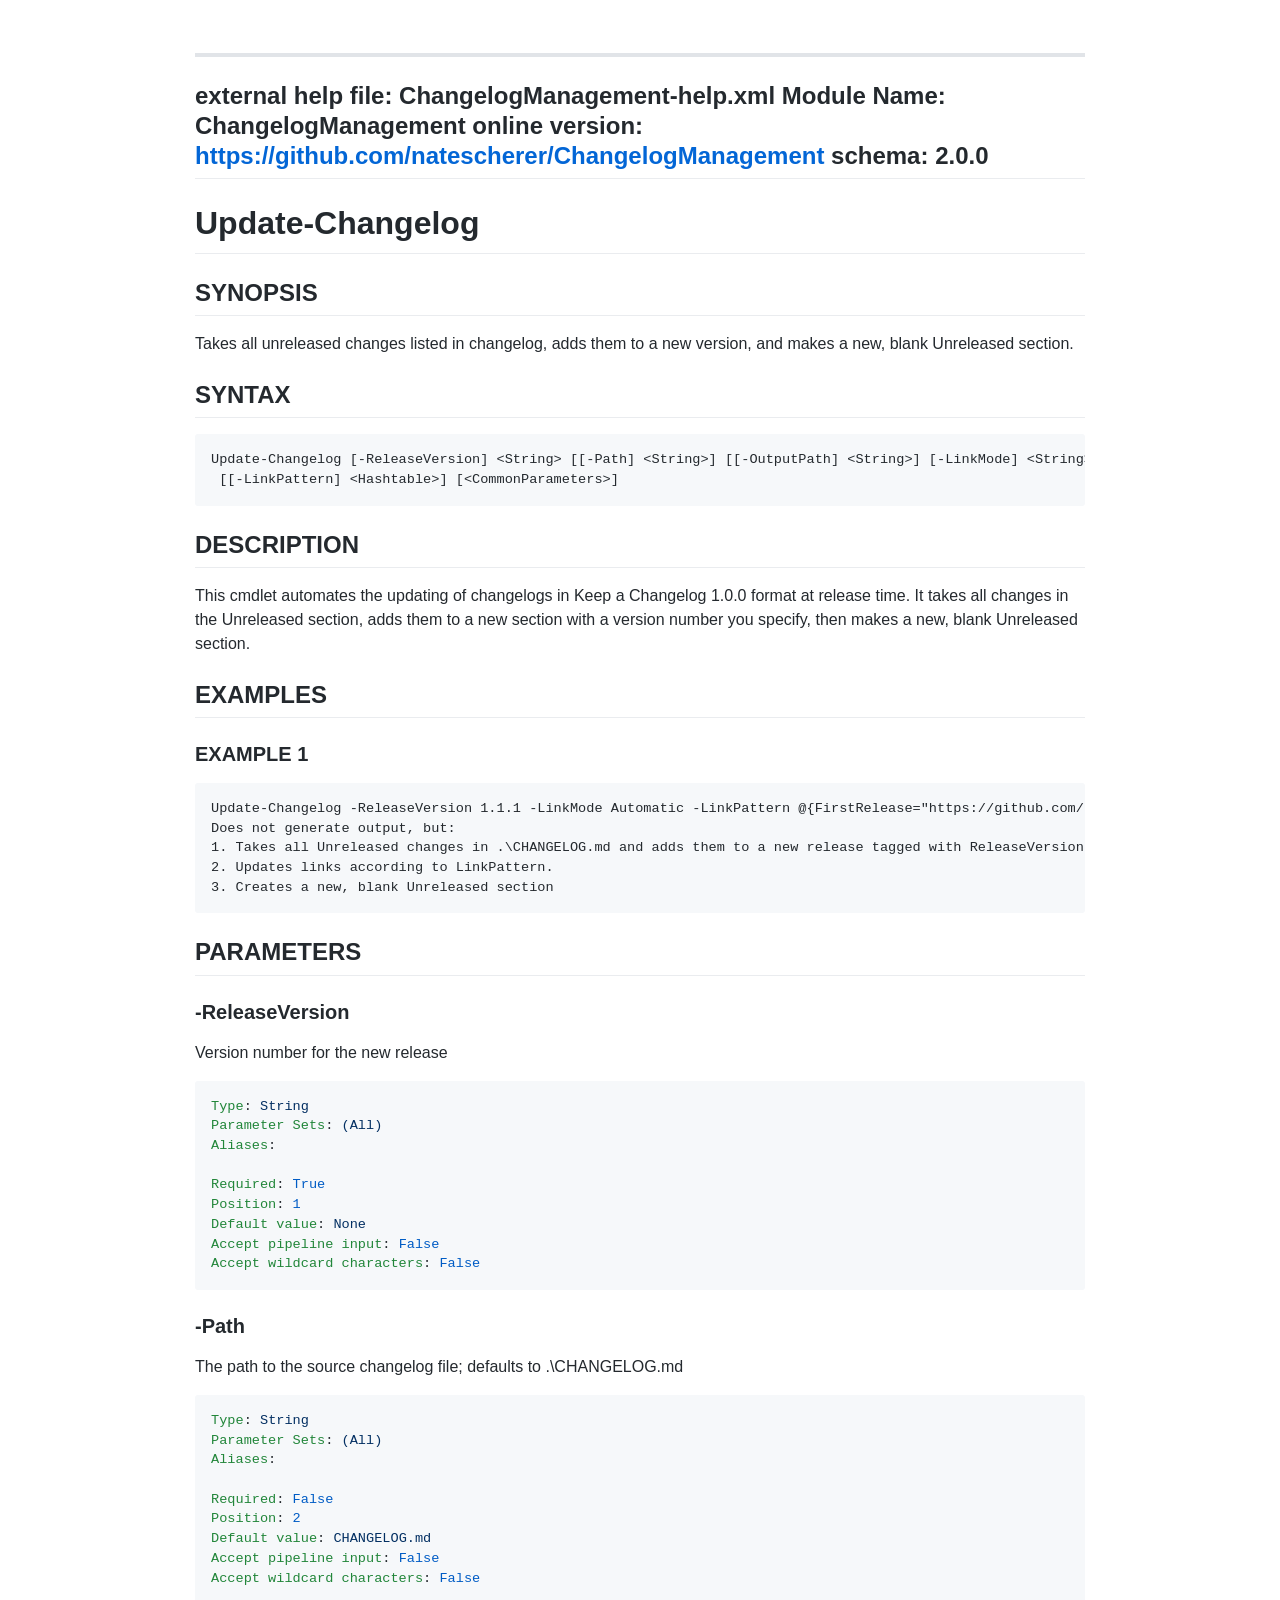
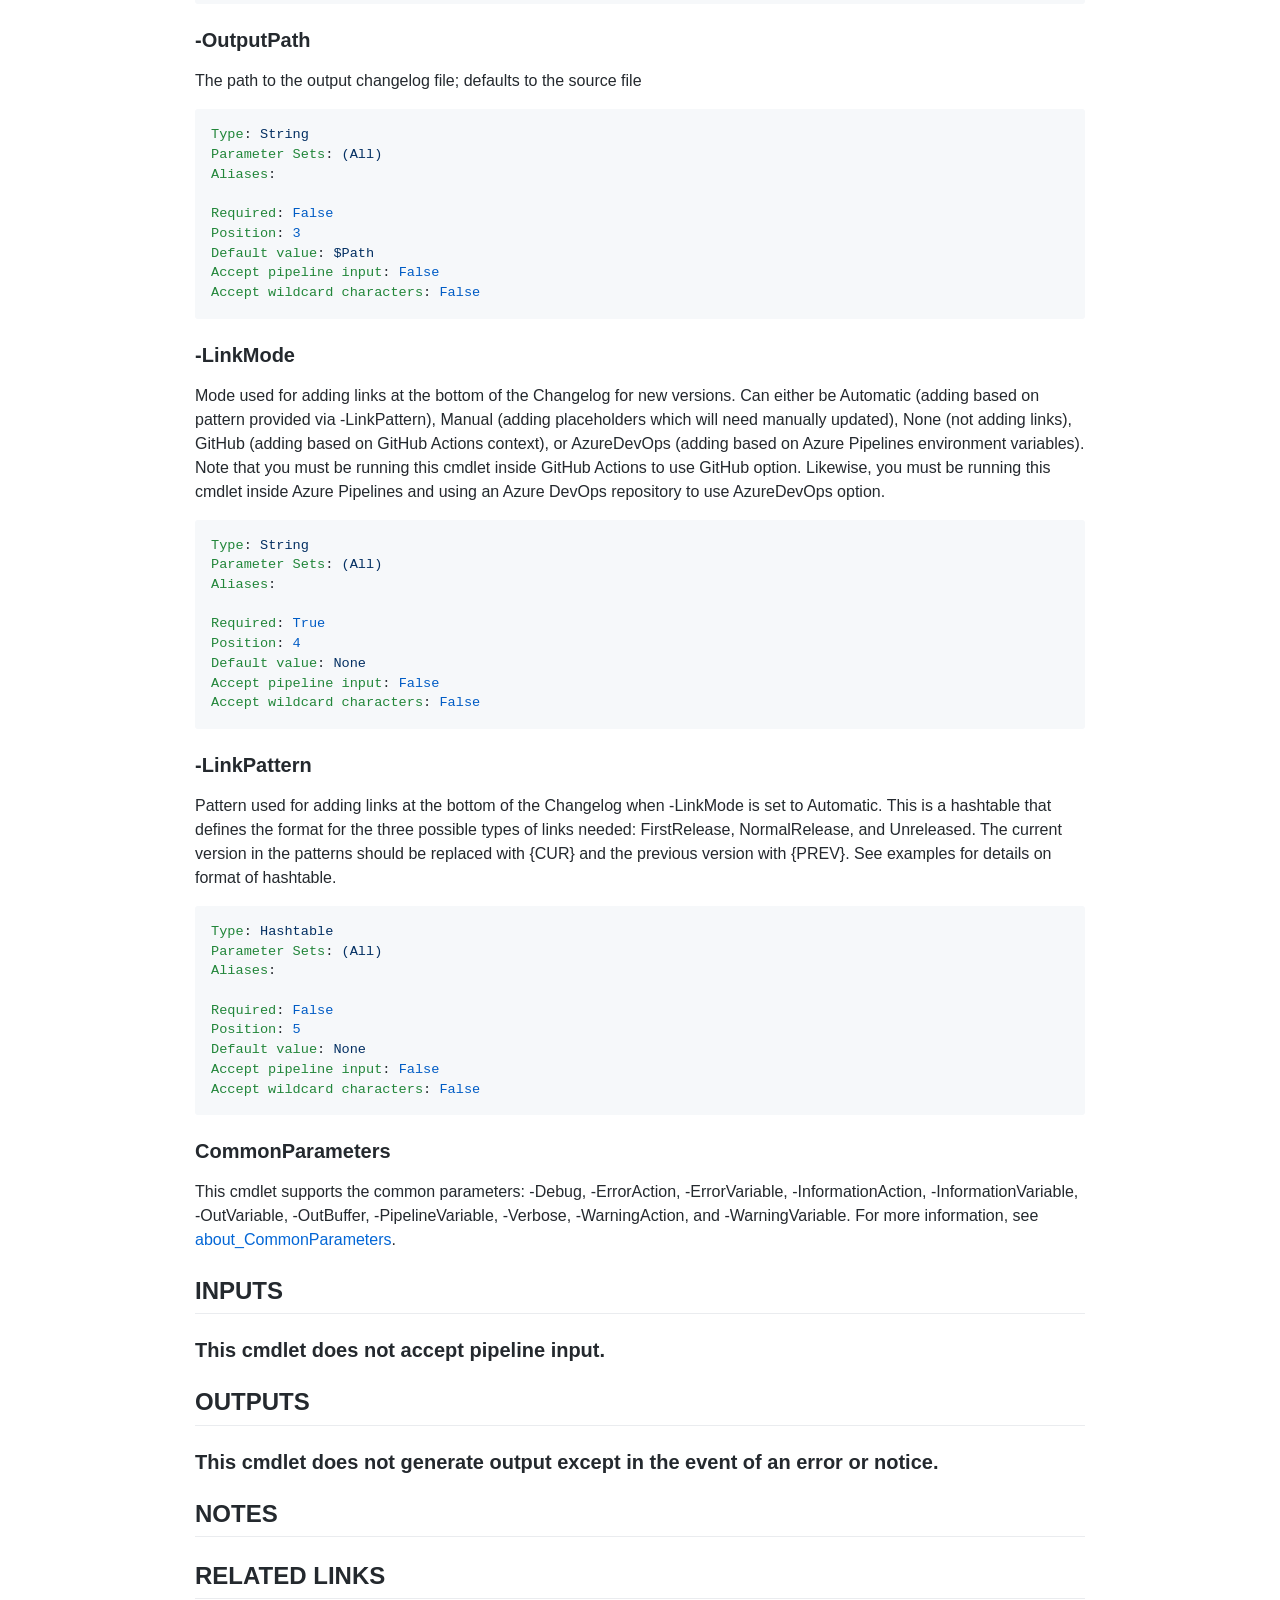
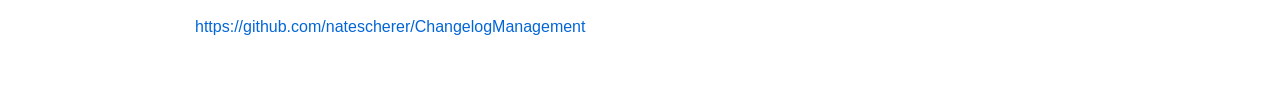
<file: ModdedModules/RequiredModules/ChangelogManagement/3.0.1/docs/Update-Changelog.html>
<!DOCTYPE html>
<html>
<head>
<meta charset="utf-8" />
<title>Update-Changelog</title>
<style>
.markdown-body .octicon {
  display: inline-block;
  fill: currentColor;
  vertical-align: text-bottom;
}

.markdown-body .anchor {
  float: left;
  line-height: 1;
  margin-left: -20px;
  padding-right: 4px;
}

.markdown-body .anchor:focus {
  outline: none;
}

.markdown-body h1 .octicon-link,
.markdown-body h2 .octicon-link,
.markdown-body h3 .octicon-link,
.markdown-body h4 .octicon-link,
.markdown-body h5 .octicon-link,
.markdown-body h6 .octicon-link {
  color: #1b1f23;
  vertical-align: middle;
  visibility: hidden;
}

.markdown-body h1:hover .anchor,
.markdown-body h2:hover .anchor,
.markdown-body h3:hover .anchor,
.markdown-body h4:hover .anchor,
.markdown-body h5:hover .anchor,
.markdown-body h6:hover .anchor {
  text-decoration: none;
}

.markdown-body h1:hover .anchor .octicon-link,
.markdown-body h2:hover .anchor .octicon-link,
.markdown-body h3:hover .anchor .octicon-link,
.markdown-body h4:hover .anchor .octicon-link,
.markdown-body h5:hover .anchor .octicon-link,
.markdown-body h6:hover .anchor .octicon-link {
  visibility: visible;
}

.markdown-body h1:hover .anchor .octicon-link:before,
.markdown-body h2:hover .anchor .octicon-link:before,
.markdown-body h3:hover .anchor .octicon-link:before,
.markdown-body h4:hover .anchor .octicon-link:before,
.markdown-body h5:hover .anchor .octicon-link:before,
.markdown-body h6:hover .anchor .octicon-link:before {
  width: 16px;
  height: 16px;
  content: ' ';
  display: inline-block;
  background-image: url("data:image/svg+xml,%3Csvg xmlns='http://www.w3.org/2000/svg' viewBox='0 0 16 16' version='1.1' width='16' height='16' aria-hidden='true'%3E%3Cpath fill-rule='evenodd' d='M4 9h1v1H4c-1.5 0-3-1.69-3-3.5S2.55 3 4 3h4c1.45 0 3 1.69 3 3.5 0 1.41-.91 2.72-2 3.25V8.59c.58-.45 1-1.27 1-2.09C10 5.22 8.98 4 8 4H4c-.98 0-2 1.22-2 2.5S3 9 4 9zm9-3h-1v1h1c1 0 2 1.22 2 2.5S13.98 12 13 12H9c-.98 0-2-1.22-2-2.5 0-.83.42-1.64 1-2.09V6.25c-1.09.53-2 1.84-2 3.25C6 11.31 7.55 13 9 13h4c1.45 0 3-1.69 3-3.5S14.5 6 13 6z'%3E%3C/path%3E%3C/svg%3E");
}.markdown-body {
  -ms-text-size-adjust: 100%;
  -webkit-text-size-adjust: 100%;
  line-height: 1.5;
  color: #24292e;
  font-family: -apple-system,BlinkMacSystemFont,Segoe UI,Helvetica,Arial,sans-serif,Apple Color Emoji,Segoe UI Emoji;
  font-size: 16px;
  line-height: 1.5;
  word-wrap: break-word;
}

.markdown-body details {
  display: block;
}

.markdown-body summary {
  display: list-item;
}

.markdown-body a {
  background-color: initial;
}

.markdown-body a:active,
.markdown-body a:hover {
  outline-width: 0;
}

.markdown-body strong {
  font-weight: inherit;
  font-weight: bolder;
}

.markdown-body h1 {
  font-size: 2em;
  margin: .67em 0;
}

.markdown-body img {
  border-style: none;
}

.markdown-body code,
.markdown-body kbd,
.markdown-body pre {
  font-family: monospace,monospace;
  font-size: 1em;
}

.markdown-body hr {
  box-sizing: initial;
  height: 0;
  overflow: visible;
}

.markdown-body input {
  font: inherit;
  margin: 0;
}

.markdown-body input {
  overflow: visible;
}

.markdown-body [type=checkbox] {
  box-sizing: border-box;
  padding: 0;
}

.markdown-body * {
  box-sizing: border-box;
}

.markdown-body input {
  font-family: inherit;
  font-size: inherit;
  line-height: inherit;
}

.markdown-body a {
  color: #0366d6;
  text-decoration: none;
}

.markdown-body a:hover {
  text-decoration: underline;
}

.markdown-body strong {
  font-weight: 600;
}

.markdown-body hr {
  height: 0;
  margin: 15px 0;
  overflow: hidden;
  background: transparent;
  border: 0;
  border-bottom: 1px solid #dfe2e5;
}

.markdown-body hr:after,
.markdown-body hr:before {
  display: table;
  content: "";
}

.markdown-body hr:after {
  clear: both;
}

.markdown-body table {
  border-spacing: 0;
  border-collapse: collapse;
}

.markdown-body td,
.markdown-body th {
  padding: 0;
}

.markdown-body details summary {
  cursor: pointer;
}

.markdown-body kbd {
  display: inline-block;
  padding: 3px 5px;
  font: 11px SFMono-Regular,Consolas,Liberation Mono,Menlo,monospace;
  line-height: 10px;
  color: #444d56;
  vertical-align: middle;
  background-color: #fafbfc;
  border: 1px solid #d1d5da;
  border-radius: 3px;
  box-shadow: inset 0 -1px 0 #d1d5da;
}

.markdown-body h1,
.markdown-body h2,
.markdown-body h3,
.markdown-body h4,
.markdown-body h5,
.markdown-body h6 {
  margin-top: 0;
  margin-bottom: 0;
}

.markdown-body h1 {
  font-size: 32px;
}

.markdown-body h1,
.markdown-body h2 {
  font-weight: 600;
}

.markdown-body h2 {
  font-size: 24px;
}

.markdown-body h3 {
  font-size: 20px;
}

.markdown-body h3,
.markdown-body h4 {
  font-weight: 600;
}

.markdown-body h4 {
  font-size: 16px;
}

.markdown-body h5 {
  font-size: 14px;
}

.markdown-body h5,
.markdown-body h6 {
  font-weight: 600;
}

.markdown-body h6 {
  font-size: 12px;
}

.markdown-body p {
  margin-top: 0;
  margin-bottom: 10px;
}

.markdown-body blockquote {
  margin: 0;
}

.markdown-body ol,
.markdown-body ul {
  padding-left: 0;
  margin-top: 0;
  margin-bottom: 0;
}

.markdown-body ol ol,
.markdown-body ul ol {
  list-style-type: lower-roman;
}

.markdown-body ol ol ol,
.markdown-body ol ul ol,
.markdown-body ul ol ol,
.markdown-body ul ul ol {
  list-style-type: lower-alpha;
}

.markdown-body dd {
  margin-left: 0;
}

.markdown-body code,
.markdown-body pre {
  font-family: SFMono-Regular,Consolas,Liberation Mono,Menlo,monospace;
  font-size: 12px;
}

.markdown-body pre {
  margin-top: 0;
  margin-bottom: 0;
}

.markdown-body input::-webkit-inner-spin-button,
.markdown-body input::-webkit-outer-spin-button {
  margin: 0;
  -webkit-appearance: none;
  appearance: none;
}

.markdown-body :checked+.radio-label {
  position: relative;
  z-index: 1;
  border-color: #0366d6;
}

.markdown-body .border {
  border: 1px solid #e1e4e8!important;
}

.markdown-body .border-0 {
  border: 0!important;
}

.markdown-body .border-bottom {
  border-bottom: 1px solid #e1e4e8!important;
}

.markdown-body .rounded-1 {
  border-radius: 3px!important;
}

.markdown-body .bg-white {
  background-color: #fff!important;
}

.markdown-body .bg-gray-light {
  background-color: #fafbfc!important;
}

.markdown-body .text-gray-light {
  color: #6a737d!important;
}

.markdown-body .mb-0 {
  margin-bottom: 0!important;
}

.markdown-body .my-2 {
  margin-top: 8px!important;
  margin-bottom: 8px!important;
}

.markdown-body .pl-0 {
  padding-left: 0!important;
}

.markdown-body .py-0 {
  padding-top: 0!important;
  padding-bottom: 0!important;
}

.markdown-body .pl-1 {
  padding-left: 4px!important;
}

.markdown-body .pl-2 {
  padding-left: 8px!important;
}

.markdown-body .py-2 {
  padding-top: 8px!important;
  padding-bottom: 8px!important;
}

.markdown-body .pl-3,
.markdown-body .px-3 {
  padding-left: 16px!important;
}

.markdown-body .px-3 {
  padding-right: 16px!important;
}

.markdown-body .pl-4 {
  padding-left: 24px!important;
}

.markdown-body .pl-5 {
  padding-left: 32px!important;
}

.markdown-body .pl-6 {
  padding-left: 40px!important;
}

.markdown-body .f6 {
  font-size: 12px!important;
}

.markdown-body .lh-condensed {
  line-height: 1.25!important;
}

.markdown-body .text-bold {
  font-weight: 600!important;
}

.markdown-body .pl-c {
  color: #6a737d;
}

.markdown-body .pl-c1,
.markdown-body .pl-s .pl-v {
  color: #005cc5;
}

.markdown-body .pl-e,
.markdown-body .pl-en {
  color: #6f42c1;
}

.markdown-body .pl-s .pl-s1,
.markdown-body .pl-smi {
  color: #24292e;
}

.markdown-body .pl-ent {
  color: #22863a;
}

.markdown-body .pl-k {
  color: #d73a49;
}

.markdown-body .pl-pds,
.markdown-body .pl-s,
.markdown-body .pl-s .pl-pse .pl-s1,
.markdown-body .pl-sr,
.markdown-body .pl-sr .pl-cce,
.markdown-body .pl-sr .pl-sra,
.markdown-body .pl-sr .pl-sre {
  color: #032f62;
}

.markdown-body .pl-smw,
.markdown-body .pl-v {
  color: #e36209;
}

.markdown-body .pl-bu {
  color: #b31d28;
}

.markdown-body .pl-ii {
  color: #fafbfc;
  background-color: #b31d28;
}

.markdown-body .pl-c2 {
  color: #fafbfc;
  background-color: #d73a49;
}

.markdown-body .pl-c2:before {
  content: "^M";
}

.markdown-body .pl-sr .pl-cce {
  font-weight: 700;
  color: #22863a;
}

.markdown-body .pl-ml {
  color: #735c0f;
}

.markdown-body .pl-mh,
.markdown-body .pl-mh .pl-en,
.markdown-body .pl-ms {
  font-weight: 700;
  color: #005cc5;
}

.markdown-body .pl-mi {
  font-style: italic;
  color: #24292e;
}

.markdown-body .pl-mb {
  font-weight: 700;
  color: #24292e;
}

.markdown-body .pl-md {
  color: #b31d28;
  background-color: #ffeef0;
}

.markdown-body .pl-mi1 {
  color: #22863a;
  background-color: #f0fff4;
}

.markdown-body .pl-mc {
  color: #e36209;
  background-color: #ffebda;
}

.markdown-body .pl-mi2 {
  color: #f6f8fa;
  background-color: #005cc5;
}

.markdown-body .pl-mdr {
  font-weight: 700;
  color: #6f42c1;
}

.markdown-body .pl-ba {
  color: #586069;
}

.markdown-body .pl-sg {
  color: #959da5;
}

.markdown-body .pl-corl {
  text-decoration: underline;
  color: #032f62;
}

.markdown-body .mb-0 {
  margin-bottom: 0!important;
}

.markdown-body .my-2 {
  margin-bottom: 8px!important;
}

.markdown-body .my-2 {
  margin-top: 8px!important;
}

.markdown-body .pl-0 {
  padding-left: 0!important;
}

.markdown-body .py-0 {
  padding-top: 0!important;
  padding-bottom: 0!important;
}

.markdown-body .pl-1 {
  padding-left: 4px!important;
}

.markdown-body .pl-2 {
  padding-left: 8px!important;
}

.markdown-body .py-2 {
  padding-top: 8px!important;
  padding-bottom: 8px!important;
}

.markdown-body .pl-3 {
  padding-left: 16px!important;
}

.markdown-body .pl-4 {
  padding-left: 24px!important;
}

.markdown-body .pl-5 {
  padding-left: 32px!important;
}

.markdown-body .pl-6 {
  padding-left: 40px!important;
}

.markdown-body .pl-7 {
  padding-left: 48px!important;
}

.markdown-body .pl-8 {
  padding-left: 64px!important;
}

.markdown-body .pl-9 {
  padding-left: 80px!important;
}

.markdown-body .pl-10 {
  padding-left: 96px!important;
}

.markdown-body .pl-11 {
  padding-left: 112px!important;
}

.markdown-body .pl-12 {
  padding-left: 128px!important;
}

.markdown-body hr {
  border-bottom-color: #eee;
}

.markdown-body kbd {
  display: inline-block;
  padding: 3px 5px;
  font: 11px SFMono-Regular,Consolas,Liberation Mono,Menlo,monospace;
  line-height: 10px;
  color: #444d56;
  vertical-align: middle;
  background-color: #fafbfc;
  border: 1px solid #d1d5da;
  border-radius: 3px;
  box-shadow: inset 0 -1px 0 #d1d5da;
}

.markdown-body:after,
.markdown-body:before {
  display: table;
  content: "";
}

.markdown-body:after {
  clear: both;
}

.markdown-body>:first-child {
  margin-top: 0!important;
}

.markdown-body>:last-child {
  margin-bottom: 0!important;
}

.markdown-body a:not([href]) {
  color: inherit;
  text-decoration: none;
}

.markdown-body blockquote,
.markdown-body details,
.markdown-body dl,
.markdown-body ol,
.markdown-body p,
.markdown-body pre,
.markdown-body table,
.markdown-body ul {
  margin-top: 0;
  margin-bottom: 16px;
}

.markdown-body hr {
  height: .25em;
  padding: 0;
  margin: 24px 0;
  background-color: #e1e4e8;
  border: 0;
}

.markdown-body blockquote {
  padding: 0 1em;
  color: #6a737d;
  border-left: .25em solid #dfe2e5;
}

.markdown-body blockquote>:first-child {
  margin-top: 0;
}

.markdown-body blockquote>:last-child {
  margin-bottom: 0;
}

.markdown-body h1,
.markdown-body h2,
.markdown-body h3,
.markdown-body h4,
.markdown-body h5,
.markdown-body h6 {
  margin-top: 24px;
  margin-bottom: 16px;
  font-weight: 600;
  line-height: 1.25;
}

.markdown-body h1 {
  font-size: 2em;
}

.markdown-body h1,
.markdown-body h2 {
  padding-bottom: .3em;
  border-bottom: 1px solid #eaecef;
}

.markdown-body h2 {
  font-size: 1.5em;
}

.markdown-body h3 {
  font-size: 1.25em;
}

.markdown-body h4 {
  font-size: 1em;
}

.markdown-body h5 {
  font-size: .875em;
}

.markdown-body h6 {
  font-size: .85em;
  color: #6a737d;
}

.markdown-body ol,
.markdown-body ul {
  padding-left: 2em;
}

.markdown-body ol ol,
.markdown-body ol ul,
.markdown-body ul ol,
.markdown-body ul ul {
  margin-top: 0;
  margin-bottom: 0;
}

.markdown-body li {
  word-wrap: break-all;
}

.markdown-body li>p {
  margin-top: 16px;
}

.markdown-body li+li {
  margin-top: .25em;
}

.markdown-body dl {
  padding: 0;
}

.markdown-body dl dt {
  padding: 0;
  margin-top: 16px;
  font-size: 1em;
  font-style: italic;
  font-weight: 600;
}

.markdown-body dl dd {
  padding: 0 16px;
  margin-bottom: 16px;
}

.markdown-body table {
  display: block;
  width: 100%;
  overflow: auto;
}

.markdown-body table th {
  font-weight: 600;
}

.markdown-body table td,
.markdown-body table th {
  padding: 6px 13px;
  border: 1px solid #dfe2e5;
}

.markdown-body table tr {
  background-color: #fff;
  border-top: 1px solid #c6cbd1;
}

.markdown-body table tr:nth-child(2n) {
  background-color: #f6f8fa;
}

.markdown-body img {
  max-width: 100%;
  box-sizing: initial;
  background-color: #fff;
}

.markdown-body img[align=right] {
  padding-left: 20px;
}

.markdown-body img[align=left] {
  padding-right: 20px;
}

.markdown-body code {
  padding: .2em .4em;
  margin: 0;
  font-size: 85%;
  background-color: rgba(27,31,35,.05);
  border-radius: 3px;
}

.markdown-body pre {
  word-wrap: normal;
}

.markdown-body pre>code {
  padding: 0;
  margin: 0;
  font-size: 100%;
  word-break: normal;
  white-space: pre;
  background: transparent;
  border: 0;
}

.markdown-body .highlight {
  margin-bottom: 16px;
}

.markdown-body .highlight pre {
  margin-bottom: 0;
  word-break: normal;
}

.markdown-body .highlight pre,
.markdown-body pre {
  padding: 16px;
  overflow: auto;
  font-size: 85%;
  line-height: 1.45;
  background-color: #f6f8fa;
  border-radius: 3px;
}

.markdown-body pre code {
  display: inline;
  max-width: auto;
  padding: 0;
  margin: 0;
  overflow: visible;
  line-height: inherit;
  word-wrap: normal;
  background-color: initial;
  border: 0;
}

.markdown-body .commit-tease-sha {
  display: inline-block;
  font-family: SFMono-Regular,Consolas,Liberation Mono,Menlo,monospace;
  font-size: 90%;
  color: #444d56;
}

.markdown-body .full-commit .btn-outline:not(:disabled):hover {
  color: #005cc5;
  border-color: #005cc5;
}

.markdown-body .blob-wrapper {
  overflow-x: auto;
  overflow-y: hidden;
}

.markdown-body .blob-wrapper-embedded {
  max-height: 240px;
  overflow-y: auto;
}

.markdown-body .blob-num {
  width: 1%;
  min-width: 50px;
  padding-right: 10px;
  padding-left: 10px;
  font-family: SFMono-Regular,Consolas,Liberation Mono,Menlo,monospace;
  font-size: 12px;
  line-height: 20px;
  color: rgba(27,31,35,.3);
  text-align: right;
  white-space: nowrap;
  vertical-align: top;
  cursor: pointer;
  -webkit-user-select: none;
  -moz-user-select: none;
  -ms-user-select: none;
  user-select: none;
}

.markdown-body .blob-num:hover {
  color: rgba(27,31,35,.6);
}

.markdown-body .blob-num:before {
  content: attr(data-line-number);
}

.markdown-body .blob-code {
  position: relative;
  padding-right: 10px;
  padding-left: 10px;
  line-height: 20px;
  vertical-align: top;
}

.markdown-body .blob-code-inner {
  overflow: visible;
  font-family: SFMono-Regular,Consolas,Liberation Mono,Menlo,monospace;
  font-size: 12px;
  color: #24292e;
  word-wrap: normal;
  white-space: pre;
}

.markdown-body .pl-token.active,
.markdown-body .pl-token:hover {
  cursor: pointer;
  background: #ffea7f;
}

.markdown-body .tab-size[data-tab-size="1"] {
  -moz-tab-size: 1;
  tab-size: 1;
}

.markdown-body .tab-size[data-tab-size="2"] {
  -moz-tab-size: 2;
  tab-size: 2;
}

.markdown-body .tab-size[data-tab-size="3"] {
  -moz-tab-size: 3;
  tab-size: 3;
}

.markdown-body .tab-size[data-tab-size="4"] {
  -moz-tab-size: 4;
  tab-size: 4;
}

.markdown-body .tab-size[data-tab-size="5"] {
  -moz-tab-size: 5;
  tab-size: 5;
}

.markdown-body .tab-size[data-tab-size="6"] {
  -moz-tab-size: 6;
  tab-size: 6;
}

.markdown-body .tab-size[data-tab-size="7"] {
  -moz-tab-size: 7;
  tab-size: 7;
}

.markdown-body .tab-size[data-tab-size="8"] {
  -moz-tab-size: 8;
  tab-size: 8;
}

.markdown-body .tab-size[data-tab-size="9"] {
  -moz-tab-size: 9;
  tab-size: 9;
}

.markdown-body .tab-size[data-tab-size="10"] {
  -moz-tab-size: 10;
  tab-size: 10;
}

.markdown-body .tab-size[data-tab-size="11"] {
  -moz-tab-size: 11;
  tab-size: 11;
}

.markdown-body .tab-size[data-tab-size="12"] {
  -moz-tab-size: 12;
  tab-size: 12;
}

.markdown-body .task-list-item {
  list-style-type: none;
}

.markdown-body .task-list-item+.task-list-item {
  margin-top: 3px;
}

.markdown-body .task-list-item input {
  margin: 0 .2em .25em -1.6em;
  vertical-align: middle;
}

</style>
<style>
.markdown-body {
    box-sizing: border-box;
    min-width: 200px;
    max-width: 980px;
    margin: 0 auto;
    padding: 45px;
}

@media (max-width: 767px) {
    .markdown-body {
        padding: 15px;
    }
}
</style>
</head>
<body>
<article class="markdown-body">
<hr>
<h2><a id="user-content-external-help-file-changelogmanagement-helpxmlmodule-name-changelogmanagementonline-version-httpsgithubcomnateschererchangelogmanagementschema-200" class="anchor" aria-hidden="true" href="#external-help-file-changelogmanagement-helpxmlmodule-name-changelogmanagementonline-version-httpsgithubcomnateschererchangelogmanagementschema-200"><span aria-hidden="true" class="octicon octicon-link"></span></a>external help file: ChangelogManagement-help.xml
Module Name: ChangelogManagement
online version: <a href="https://github.com/natescherer/ChangelogManagement">https://github.com/natescherer/ChangelogManagement</a>
schema: 2.0.0</h2>
<h1><a id="user-content-update-changelog" class="anchor" aria-hidden="true" href="#update-changelog"><span aria-hidden="true" class="octicon octicon-link"></span></a>Update-Changelog</h1>
<h2><a id="user-content-synopsis" class="anchor" aria-hidden="true" href="#synopsis"><span aria-hidden="true" class="octicon octicon-link"></span></a>SYNOPSIS</h2>
<p>Takes all unreleased changes listed in changelog, adds them to a new version,
and makes a new, blank Unreleased section.</p>
<h2><a id="user-content-syntax" class="anchor" aria-hidden="true" href="#syntax"><span aria-hidden="true" class="octicon octicon-link"></span></a>SYNTAX</h2>
<pre><code>Update-Changelog [-ReleaseVersion] &lt;String&gt; [[-Path] &lt;String&gt;] [[-OutputPath] &lt;String&gt;] [-LinkMode] &lt;String&gt;
 [[-LinkPattern] &lt;Hashtable&gt;] [&lt;CommonParameters&gt;]
</code></pre>
<h2><a id="user-content-description" class="anchor" aria-hidden="true" href="#description"><span aria-hidden="true" class="octicon octicon-link"></span></a>DESCRIPTION</h2>
<p>This cmdlet automates the updating of changelogs in Keep a Changelog 1.0.0 format at release time.
It
takes all changes in the Unreleased section, adds them to a new section with a version number you specify,
then makes a new, blank Unreleased section.</p>
<h2><a id="user-content-examples" class="anchor" aria-hidden="true" href="#examples"><span aria-hidden="true" class="octicon octicon-link"></span></a>EXAMPLES</h2>
<h3><a id="user-content-example-1" class="anchor" aria-hidden="true" href="#example-1"><span aria-hidden="true" class="octicon octicon-link"></span></a>EXAMPLE 1</h3>
<pre><code>Update-Changelog -ReleaseVersion 1.1.1 -LinkMode Automatic -LinkPattern @{FirstRelease="https://github.com/testuser/testrepo/tree/v{CUR}";NormalRelease="https://github.com/testuser/testrepo/compare/v{PREV}..v{CUR}";Unreleased="https://github.com/testuser/testrepo/compare/v{CUR}..HEAD"}
Does not generate output, but:
1. Takes all Unreleased changes in .\CHANGELOG.md and adds them to a new release tagged with ReleaseVersion and today's date.
2. Updates links according to LinkPattern.
3. Creates a new, blank Unreleased section
</code></pre>
<h2><a id="user-content-parameters" class="anchor" aria-hidden="true" href="#parameters"><span aria-hidden="true" class="octicon octicon-link"></span></a>PARAMETERS</h2>
<h3><a id="user-content--releaseversion" class="anchor" aria-hidden="true" href="#-releaseversion"><span aria-hidden="true" class="octicon octicon-link"></span></a>-ReleaseVersion</h3>
<p>Version number for the new release</p>
<div class="highlight highlight-source-yaml"><pre><span class="pl-ent">Type</span>: <span class="pl-s">String</span>
<span class="pl-ent">Parameter Sets</span>: <span class="pl-s">(All)</span>
<span class="pl-ent">Aliases</span>:

<span class="pl-ent">Required</span>: <span class="pl-c1">True</span>
<span class="pl-ent">Position</span>: <span class="pl-c1">1</span>
<span class="pl-ent">Default value</span>: <span class="pl-s">None</span>
<span class="pl-ent">Accept pipeline input</span>: <span class="pl-c1">False</span>
<span class="pl-ent">Accept wildcard characters</span>: <span class="pl-c1">False</span></pre></div>
<h3><a id="user-content--path" class="anchor" aria-hidden="true" href="#-path"><span aria-hidden="true" class="octicon octicon-link"></span></a>-Path</h3>
<p>The path to the source changelog file; defaults to .\CHANGELOG.md</p>
<div class="highlight highlight-source-yaml"><pre><span class="pl-ent">Type</span>: <span class="pl-s">String</span>
<span class="pl-ent">Parameter Sets</span>: <span class="pl-s">(All)</span>
<span class="pl-ent">Aliases</span>:

<span class="pl-ent">Required</span>: <span class="pl-c1">False</span>
<span class="pl-ent">Position</span>: <span class="pl-c1">2</span>
<span class="pl-ent">Default value</span>: <span class="pl-s">CHANGELOG.md</span>
<span class="pl-ent">Accept pipeline input</span>: <span class="pl-c1">False</span>
<span class="pl-ent">Accept wildcard characters</span>: <span class="pl-c1">False</span></pre></div>
<h3><a id="user-content--outputpath" class="anchor" aria-hidden="true" href="#-outputpath"><span aria-hidden="true" class="octicon octicon-link"></span></a>-OutputPath</h3>
<p>The path to the output changelog file; defaults to the source file</p>
<div class="highlight highlight-source-yaml"><pre><span class="pl-ent">Type</span>: <span class="pl-s">String</span>
<span class="pl-ent">Parameter Sets</span>: <span class="pl-s">(All)</span>
<span class="pl-ent">Aliases</span>:

<span class="pl-ent">Required</span>: <span class="pl-c1">False</span>
<span class="pl-ent">Position</span>: <span class="pl-c1">3</span>
<span class="pl-ent">Default value</span>: <span class="pl-s">$Path</span>
<span class="pl-ent">Accept pipeline input</span>: <span class="pl-c1">False</span>
<span class="pl-ent">Accept wildcard characters</span>: <span class="pl-c1">False</span></pre></div>
<h3><a id="user-content--linkmode" class="anchor" aria-hidden="true" href="#-linkmode"><span aria-hidden="true" class="octicon octicon-link"></span></a>-LinkMode</h3>
<p>Mode used for adding links at the bottom of the Changelog for new versions.
Can either be Automatic
(adding based on pattern provided via -LinkPattern), Manual (adding placeholders which
will need manually updated), None (not adding links), GitHub (adding based on GitHub Actions context),
or AzureDevOps (adding based on Azure Pipelines environment variables).
Note that you must be running
this cmdlet inside GitHub Actions to use GitHub option.
Likewise, you must be running this cmdlet inside
Azure Pipelines and using an Azure DevOps repository to use AzureDevOps option.</p>
<div class="highlight highlight-source-yaml"><pre><span class="pl-ent">Type</span>: <span class="pl-s">String</span>
<span class="pl-ent">Parameter Sets</span>: <span class="pl-s">(All)</span>
<span class="pl-ent">Aliases</span>:

<span class="pl-ent">Required</span>: <span class="pl-c1">True</span>
<span class="pl-ent">Position</span>: <span class="pl-c1">4</span>
<span class="pl-ent">Default value</span>: <span class="pl-s">None</span>
<span class="pl-ent">Accept pipeline input</span>: <span class="pl-c1">False</span>
<span class="pl-ent">Accept wildcard characters</span>: <span class="pl-c1">False</span></pre></div>
<h3><a id="user-content--linkpattern" class="anchor" aria-hidden="true" href="#-linkpattern"><span aria-hidden="true" class="octicon octicon-link"></span></a>-LinkPattern</h3>
<p>Pattern used for adding links at the bottom of the Changelog when -LinkMode is set to Automatic.
This
is a hashtable that defines the format for the three possible types of links needed: FirstRelease, NormalRelease,
and Unreleased.
The current version in the patterns should be replaced with {CUR} and the previous
version with {PREV}.
See examples for details on format of hashtable.</p>
<div class="highlight highlight-source-yaml"><pre><span class="pl-ent">Type</span>: <span class="pl-s">Hashtable</span>
<span class="pl-ent">Parameter Sets</span>: <span class="pl-s">(All)</span>
<span class="pl-ent">Aliases</span>:

<span class="pl-ent">Required</span>: <span class="pl-c1">False</span>
<span class="pl-ent">Position</span>: <span class="pl-c1">5</span>
<span class="pl-ent">Default value</span>: <span class="pl-s">None</span>
<span class="pl-ent">Accept pipeline input</span>: <span class="pl-c1">False</span>
<span class="pl-ent">Accept wildcard characters</span>: <span class="pl-c1">False</span></pre></div>
<h3><a id="user-content-commonparameters" class="anchor" aria-hidden="true" href="#commonparameters"><span aria-hidden="true" class="octicon octicon-link"></span></a>CommonParameters</h3>
<p>This cmdlet supports the common parameters: -Debug, -ErrorAction, -ErrorVariable, -InformationAction, -InformationVariable, -OutVariable, -OutBuffer, -PipelineVariable, -Verbose, -WarningAction, and -WarningVariable. For more information, see <a href="http://go.microsoft.com/fwlink/?LinkID=113216" rel="nofollow">about_CommonParameters</a>.</p>
<h2><a id="user-content-inputs" class="anchor" aria-hidden="true" href="#inputs"><span aria-hidden="true" class="octicon octicon-link"></span></a>INPUTS</h2>
<h3><a id="user-content-this-cmdlet-does-not-accept-pipeline-input" class="anchor" aria-hidden="true" href="#this-cmdlet-does-not-accept-pipeline-input"><span aria-hidden="true" class="octicon octicon-link"></span></a>This cmdlet does not accept pipeline input.</h3>
<h2><a id="user-content-outputs" class="anchor" aria-hidden="true" href="#outputs"><span aria-hidden="true" class="octicon octicon-link"></span></a>OUTPUTS</h2>
<h3><a id="user-content-this-cmdlet-does-not-generate-output-except-in-the-event-of-an-error-or-notice" class="anchor" aria-hidden="true" href="#this-cmdlet-does-not-generate-output-except-in-the-event-of-an-error-or-notice"><span aria-hidden="true" class="octicon octicon-link"></span></a>This cmdlet does not generate output except in the event of an error or notice.</h3>
<h2><a id="user-content-notes" class="anchor" aria-hidden="true" href="#notes"><span aria-hidden="true" class="octicon octicon-link"></span></a>NOTES</h2>
<h2><a id="user-content-related-links" class="anchor" aria-hidden="true" href="#related-links"><span aria-hidden="true" class="octicon octicon-link"></span></a>RELATED LINKS</h2>
<p><a href="https://github.com/natescherer/ChangelogManagement">https://github.com/natescherer/ChangelogManagement</a></p>

</article>
</body>
</html>
</file>
